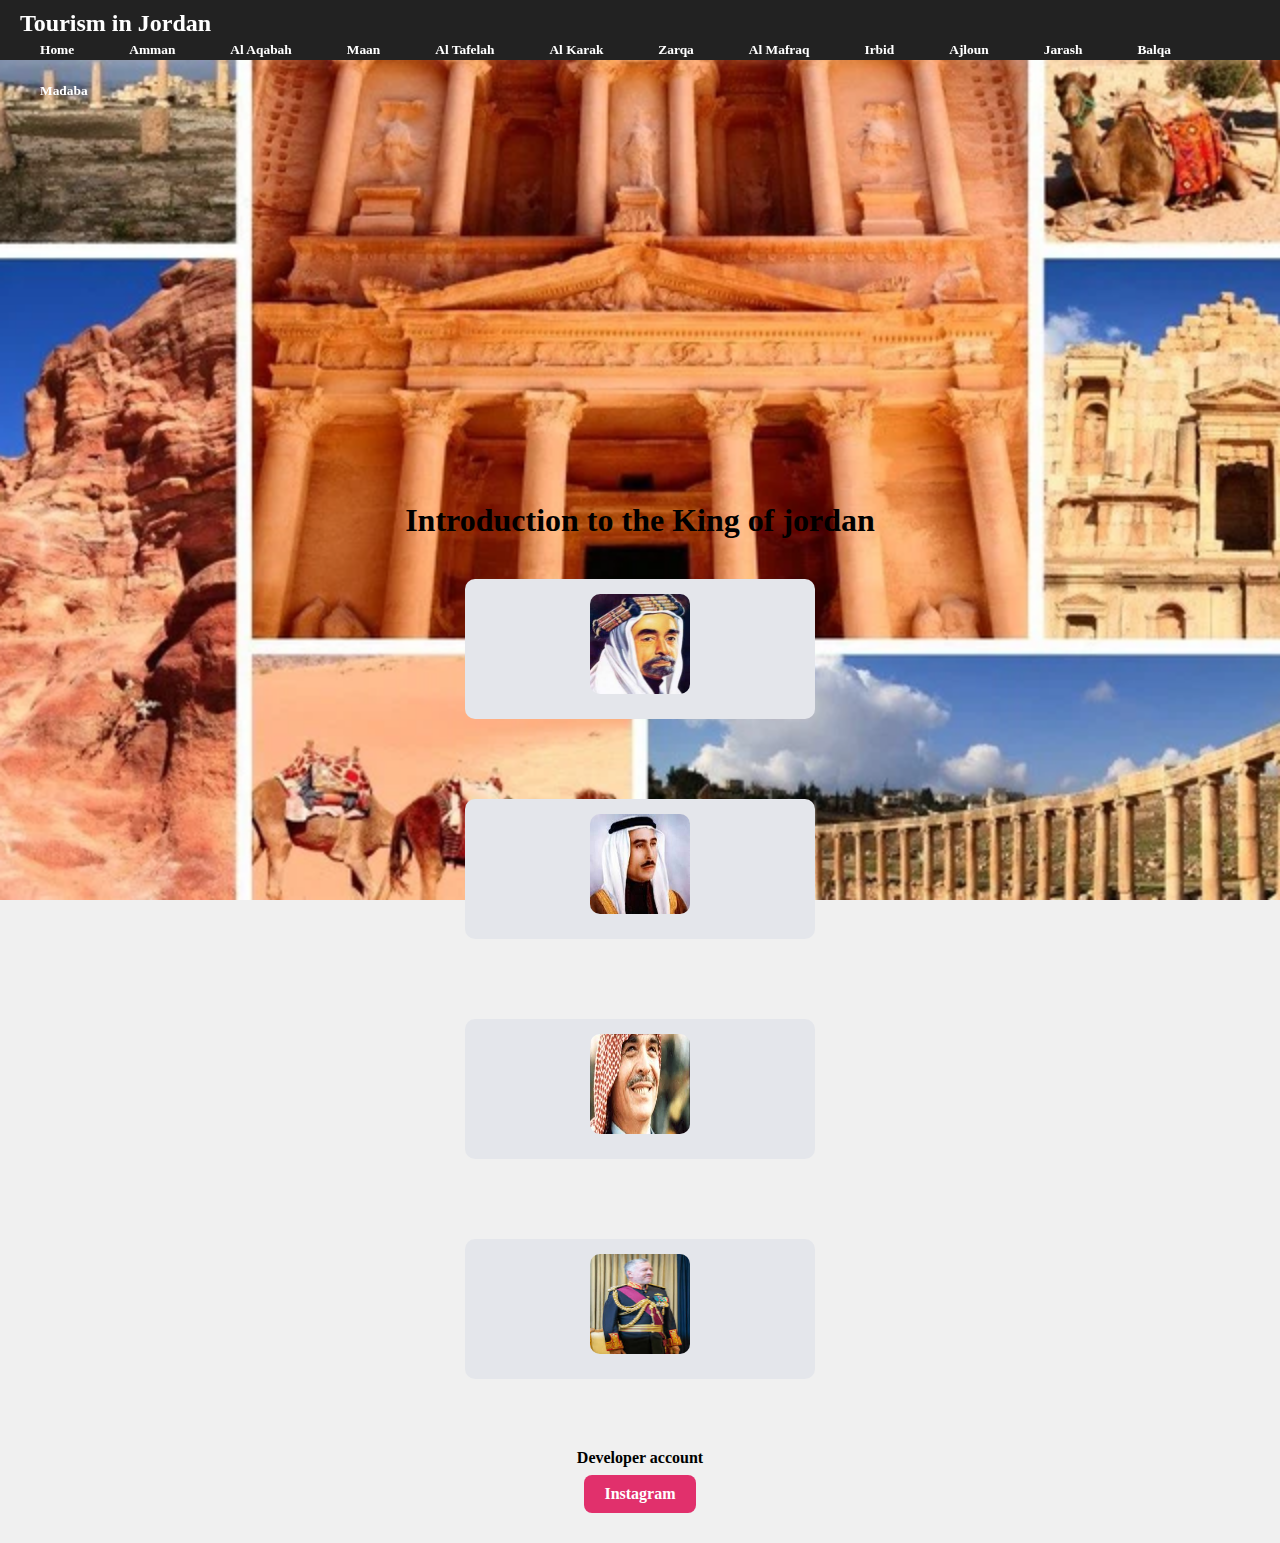
<file: index.html>
<!DOCTYPE html>
<html lang="en">
<head>
    <meta charset="UTF-8">
    <meta name="viewport" content="width=device-width, initial-scale=1.0">
    <title>Tourism in Jordan</title>
    <link rel="stylesheet" href="styles.css">
</head>
<body>
    <nav class="navbar">
        <div class="logo">Tourism in Jordan</div>
        <div class="menu-toggle" onclick="toggleMenu()">☰</div>
        <ul class="nav-links" id="navLinks">
          <li><a href="index.html"><h6>Home</h6></a></li>
            <li> <a href="amman.html"><h6>Amman</h6></a></li>
                <li><a href="alaqabah.html"><h6>Al Aqabah</h6></a></li>
                    <li>   <a href="maan.html"><h6>Maan</h6></a></li>
                        <li>    <a href="altaflah.html"><h6>Al Tafelah</h6></a></li>
                            <li>    <a href="alkarak.html"><h6>Al Karak</h6></a></li>
                                <li>   <a href="azzarqa.html"><h6>Zarqa</h6></a></li>
 <li>   <a href="almafraq.html"><h6>Al Mafraq</h6></a></li>
            <li>   <a href="irbad.html"><h6>Irbid</h6></a></li>
                <li>  <a href="ajloun.html"><h6>Ajloun</h6></a></li>
                    <li>  <a href="jarash.html"><h6>Jarash</h6></a></li>
                        <li>  <a href="balqa.html"><h6>Balqa</h6></a></li>
                        <li><a href="madaba.html"><h6 class="madaba">Madaba</h6></a></li>

        </ul>
      </nav>

    <h1 class="main" >Introduction to the Kings of Jordan</h1>

    <div class="buttons-container">

        <h1>Introduction to the King of jordan</h1>
        <button class="custom-btn" onclick="showText(this)">
            <img src="m1.jpg" alt="m1">
            <span class="btn-text">King Abdullah I - founder of the Hashemite Kingdom of Jordan
                After his success in defending Arab East Jerusalem and the West Bank during the Arab-Israeli War in 1948, King Abdullah began regularly attending Al-Aqsa Mosque in Jerusalem to perform Friday prayers. On July 20, 1951, he was martyred while performing Friday prayers there with his grandson Al-Hussein</span>
        </button>

        <button class="custom-btn" onclick="showText(this)">
            <img src="m2.jpg" alt="m2">
            <span class="btn-text">King Talal bin Abdullah, second king of Jordan</span>
        </button>

        <button class="custom-btn" onclick="showText(this)">
            <img src="m3.jpg" alt="m3">
            <span class="btn-text">Al-Hussein bin Talal completed his eighteen lunar years on May 2, 1953. He assumed his constitutional powers, inaugurating a new phase in the modern history of Jordan, which lasted forty-seven years (1952-1999) under the slogan that embodied his philosophy and approach to governance.</span>
        </button>

        <button class="custom-btn" onclick="showText(this)">
            <img src="m4.jpg" alt="m4">
            <span class="btn-text">His Majesty King Abdullah II bin Al Hussein, may God protect and protect him His Majesty assumed his constitutional powers as King of the Hashemite Kingdom of Jordan on February 7, 1999, the day of the death of his father, His Majesty King Hussein bin Talal, may God rest his soul.</span>
        </button>
    </div>
    <footer style="text-align: center; padding: 30px;">
        <div style="margin-bottom: 8px; font-weight: bold;">Developer account</div>
        <a href="https://www.instagram.com/khalefjaradat" target="_blank" 
           style="display: inline-block; background-color: #E1306C; color: white; padding: 10px 20px; border-radius: 8px; text-decoration: none; font-weight: bold;">
           Instagram        </a>
    </footer>
    
    <script>
     
            function toggleMenu() {
              document.getElementById("navLinks").classList.toggle("show");
            }
          
            function toggleMenu() {
              document.getElementById("navLinks").classList.toggle("show");
            }
          
        document.addEventListener("DOMContentLoaded", function () {
            const menuToggle = document.querySelector(".menu-toggle");
            const nav = document.querySelector("nav");

            menuToggle.addEventListener("click", function () {
                nav.classList.toggle("active");
            });
        });

        function showText(button) {
            button.classList.toggle("show-text");
        }
    </script>

</body>
</html>
</file>
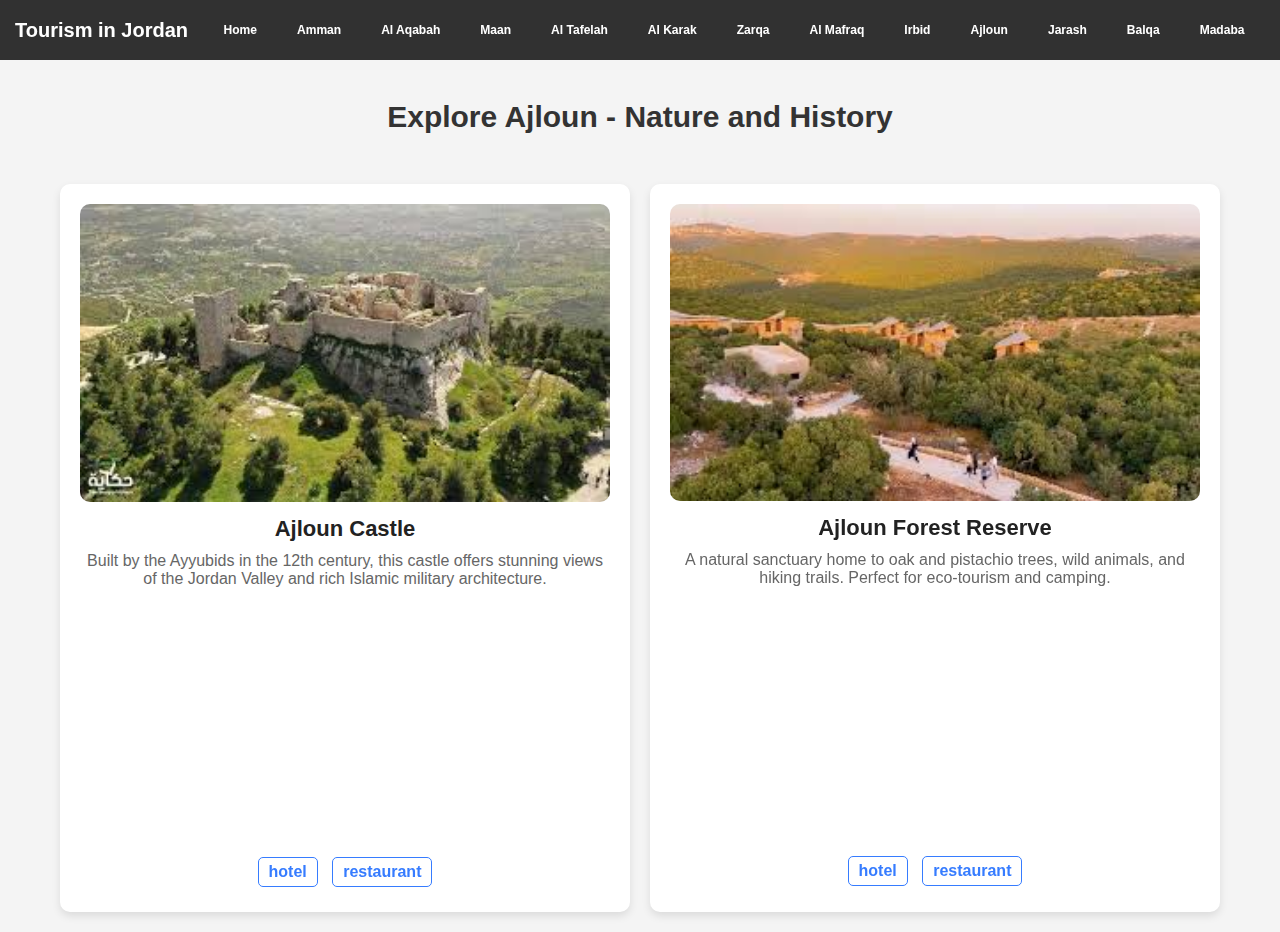
<file: ajloun.html>
<!DOCTYPE html>
<html lang="en">
<head>
    <meta charset="UTF-8">
    <meta name="viewport" content="width=device-width, initial-scale=1">
    <title>Ajloun - Jordan</title>
    <link rel="stylesheet" href="amman.css">
</head>
<body>
    <nav class="navbar">
        <div class="logo">Tourism in Jordan</div>
        <div class="menu-toggle" onclick="toggleMenu()">☰</div>
        <ul class="nav-links" id="navLinks">
          <li><a href="index.html"><h6>Home</h6></a></li>
            <li> <a href="amman.html"><h6>Amman</h6></a></li>
                <li><a href="alaqabah.html"><h6>Al Aqabah</h6></a></li>
                    <li>   <a href="maan.html"><h6>Maan</h6></a></li>
                        <li>    <a href="altaflah.html"><h6>Al Tafelah</h6></a></li>
                            <li>    <a href="alkarak.html"><h6>Al Karak</h6></a></li>
                                <li>   <a href="azzarqa.html"><h6>Zarqa</h6></a></li>
 <li>   <a href="almafraq.html"><h6>Al Mafraq</h6></a></li>
            <li>   <a href="irbad.html"><h6>Irbid</h6></a></li>
                <li>  <a href="ajloun.html"><h6>Ajloun</h6></a></li>
                    <li>  <a href="jarash.html"><h6>Jarash</h6></a></li>
                        <li>  <a href="balqa.html"><h6>Balqa</h6></a></li>
                        <li><a href="madaba.html"><h6 class="madaba">Madaba</h6></a></li>

        </ul>
      </nav>

    <h1 class="main-title">Explore Ajloun - Nature and History</h1>

    <div class="cards-container">

        <!-- قلعة عجلون -->
        <div class="card">
            <img src="aj.jpg" alt="Ajloun Castle">
            <h2>Ajloun Castle</h2>
            <p>Built by the Ayyubids in the 12th century, this castle offers stunning views of the Jordan Valley and rich Islamic military architecture.</p>
            <iframe src="https://www.google.com/maps/embed?pb=!1m18!1m12!1m3!1d3371.5027724528136!2d35.724874975644234!3d32.32520967385577!2m3!1f0!2f0!3f0!3m2!1i1024!2i768!4f13.1!3m3!1m2!1s0x151c8888296393d7%3A0xad15bd4bdbfa4a2c!2sAjloun%20Castle!5e0!3m2!1sen!2sjo!4v1747943800137!5m2!1sen!2sjo" width="100%" height="250" style="border:0;" allowfullscreen="" loading="lazy" referrerpolicy="no-referrer-when-downgrade"></iframe>            <div class="links">
                <a href="https://maps.app.goo.gl/GZJm8p9jNu9N1NBFA" target="_blank">hotel</a>
                <a href="https://maps.app.goo.gl/w2Zpga2mGBunEJpP6" target="_blank">restaurant</a>
            </div>
        </div>

        <!-- غابات عجلون -->
        <div class="card">
            <img src="ga.jpg" alt="Ajloun Forest Reserve">
            <h2>Ajloun Forest Reserve</h2>
            <p>A natural sanctuary home to oak and pistachio trees, wild animals, and hiking trails. Perfect for eco-tourism and camping.</p>
            <iframe src="https://www.google.com/maps/embed?pb=!1m18!1m12!1m3!1d3369.455247219511!2d35.76122227564639!3d32.380156173832034!2m3!1f0!2f0!3f0!3m2!1i1024!2i768!4f13.1!3m3!1m2!1s0x151c7d17cb36d133%3A0x53bba70d2502bf6e!2z2YXYrdmF2YrYqSDYutin2KjYp9iqINi52KzZhNmI2YY!5e0!3m2!1sen!2sjo!4v1747944154416!5m2!1sen!2sjo" width="100%" height="250" style="border:0;" allowfullscreen="" loading="lazy" referrerpolicy="no-referrer-when-downgrade"></iframe>            <div class="links">
                <a href="https://maps.app.goo.gl/FmMwGGLbm1usJvaA8" target="_blank">hotel</a>
                <a href="https://maps.app.goo.gl/y5em1RWui5v7tzvHA" target="_blank">restaurant</a>
            </div>
        </div>

    </div>

    <script>
        document.addEventListener("DOMContentLoaded", function () {
            const menuToggle = document.querySelector(".menu-toggle");
            const nav = document.querySelector("nav");
            menuToggle?.addEventListener("click", function () {
                nav.classList.toggle("active");
            });
        });
        function toggleMenu() {
            document.getElementById("navLinks").classList.toggle("show");
          }
        
          function toggleMenu() {
            document.getElementById("navLinks").classList.toggle("show");
          }
        
      document.addEventListener("DOMContentLoaded", function () {
          const menuToggle = document.querySelector(".menu-toggle");
          const nav = document.querySelector("nav");

          menuToggle.addEventListener("click", function () {
              nav.classList.toggle("active");
          });
      });

      function showText(button) {
          button.classList.toggle("show-text");
      }

      function toggleMenu() {
        const navLinks = document.getElementById("navLinks");
        navLinks.classList.toggle("active");
      }
    </script>
    


</body>
</html>
</file>
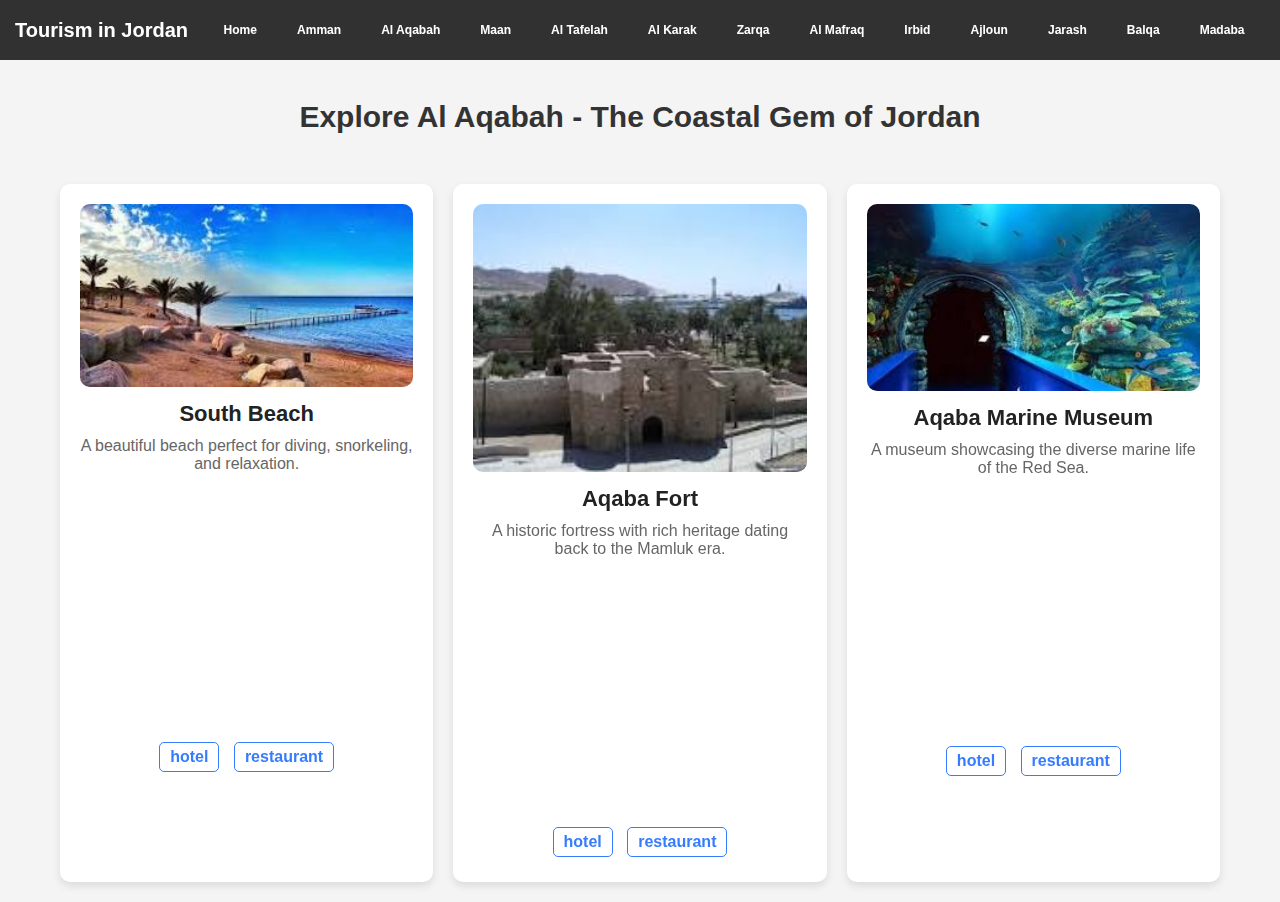
<file: alaqabah.html>
<!DOCTYPE html>
<html lang="en">
<head>
    <meta charset="UTF-8">
    <meta name="viewport" content="width=device-width, initial-scale=1">
    <title>Al Aqabah - Jordan</title>
    <link rel="stylesheet" href="amman.css">
</head>
<body>
    <nav class="navbar">
        <div class="logo">Tourism in Jordan</div>
        <div class="menu-toggle" onclick="toggleMenu()">☰</div>
        <ul class="nav-links" id="navLinks">
          <li><a href="index.html"><h6>Home</h6></a></li>
            <li> <a href="amman.html"><h6>Amman</h6></a></li>
                <li><a href="alaqabah.html"><h6>Al Aqabah</h6></a></li>
                    <li>   <a href="maan.html"><h6>Maan</h6></a></li>
                        <li>    <a href="altaflah.html"><h6>Al Tafelah</h6></a></li>
                            <li>    <a href="alkarak.html"><h6>Al Karak</h6></a></li>
                                <li>   <a href="azzarqa.html"><h6>Zarqa</h6></a></li>
 <li>   <a href="almafraq.html"><h6>Al Mafraq</h6></a></li>
            <li>   <a href="irbad.html"><h6>Irbid</h6></a></li>
                <li>  <a href="ajloun.html"><h6>Ajloun</h6></a></li>
                    <li>  <a href="jarash.html"><h6>Jarash</h6></a></li>
                        <li>  <a href="balqa.html"><h6>Balqa</h6></a></li>
                        <li><a href="madaba.html"><h6 class="madaba">Madaba</h6></a></li>
                    </ul>
      </nav>

    <h1 class="main-title">Explore Al Aqabah - The Coastal Gem of Jordan</h1>

    <div class="cards-container">
        <!-- شاطئ العقبة الجنوبي -->
        <div class="card">
            <img src="south.jpg" alt="South Beach">
            <h2>South Beach</h2>
            <p>A beautiful beach perfect for diving, snorkeling, and relaxation.</p>
            <iframe src="https://www.google.com/maps/embed?pb=!1m18!1m12!1m3!1d27801.318653169503!2d35.009888889160166!3d29.423978499999997!2m3!1f0!2f0!3f0!3m2!1i1024!2i768!4f13.1!3m3!1m2!1s0x1500768ca74e067d%3A0xea7fe823cd29ef64!2z2KfZhNi02KfYt9imINin2YTYrNmG2YjYqNmK!5e0!3m2!1sar!2sjo!4v1739983848306!5m2!1sar!2sjo" width="100%" height="250" style="border:0;" allowfullscreen="" loading="lazy" referrerpolicy="no-referrer-when-downgrade"></iframe>
            <div class="links">
                <a href="https://maps.app.goo.gl/w9kyPc8qGgamFoGU6" target="_blank">hotel</a>
                <a href="https://maps.app.goo.gl/dHfSAMUCZZzPD9pC7" target="_blank">restaurant</a>
            </div>
        </div>

        <!-- قلعة العقبة -->
        <div class="card">
            <img src="fort.jpg" alt="Aqaba Fort">
            <h2>Aqaba Fort</h2>
            <p>A historic fortress with rich heritage dating back to the Mamluk era.</p>
            <iframe src="https://www.google.com/maps/embed?pb=!1m18!1m12!1m3!1d3471.8162910028727!2d35.004620025390324!3d29.52171354314992!2m3!1f0!2f0!3f0!3m2!1i1024!2i768!4f13.1!3m3!1m2!1s0x15007112b6ff3b31%3A0x567d96567da954a3!2z2YLZhNi52Kkg2KfZhNi52YLYqNip!5e0!3m2!1sar!2sjo!4v1739984231517!5m2!1sar!2sjo" width="100%" height="250" style="border:0;" allowfullscreen="" loading="lazy" referrerpolicy="no-referrer-when-downgrade"></iframe>
            <div class="links">
                <a href="https://maps.app.goo.gl/BAy738rRoBnb9CUP6" target="_blank">hotel</a>
                <a href="https://maps.app.goo.gl/ASrpjamacnzkqC7w7" target="_blank">restaurant</a>
            </div>
        </div>

       <!-- متحف الأحياء البحرية -->
<div class="card">
    <img src="marine.jpg" alt="Aqaba Marine Museum">
    <h2>Aqaba Marine Museum</h2>
    <p>A museum showcasing the diverse marine life of the Red Sea.</p>
    <iframe src="https://www.google.com/maps/embed?pb=!1m18!1m12!1m3!1d3473.99211084913!2d34.97893778255615!3d29.458240699999998!2m3!1f0!2f0!3f0!3m2!1i1024!2i768!4f13.1!3m3!1m2!1s0x150076c11584575f%3A0x312cc8ffc6b9f2ee!2zQXFhYmEgQXF1YXJpdW0g2YXYudix2LYg2KfZhNij2K3Zitin2KEg2KfZhNio2K3YsdmK2Kk!5e0!3m2!1sar!2sjo!4v1739985112837!5m2!1sar!2sjo" width="100%" height="250" style="border:0;" allowfullscreen="" loading="lazy" referrerpolicy="no-referrer-when-downgrade"></iframe>
    <div class="links">
        <a href="https://maps.app.goo.gl/th1a4ADtJk6DRDsaA" target="_blank">hotel</a>
        <a href="https://maps.app.goo.gl/yfEsnsDQs2i2CdiRA" target="_blank">restaurant</a>
    </div>
</div>


        
    
<script>
    document.addEventListener("DOMContentLoaded", function () {
        const menuToggle = document.querySelector(".menu-toggle");
        const nav = document.querySelector("nav");
        menuToggle?.addEventListener("click", function () {
            nav.classList.toggle("active");
        });
    });
    function toggleMenu() {
        document.getElementById("navLinks").classList.toggle("show");
      }
    
      function toggleMenu() {
        document.getElementById("navLinks").classList.toggle("show");
      }
    
  document.addEventListener("DOMContentLoaded", function () {
      const menuToggle = document.querySelector(".menu-toggle");
      const nav = document.querySelector("nav");

      menuToggle.addEventListener("click", function () {
          nav.classList.toggle("active");
      });
  });

  function showText(button) {
      button.classList.toggle("show-text");
  }
  
  function toggleMenu() {
    const navLinks = document.getElementById("navLinks");
    navLinks.classList.toggle("active");
  }
</script>


</body>
</html>
</file>
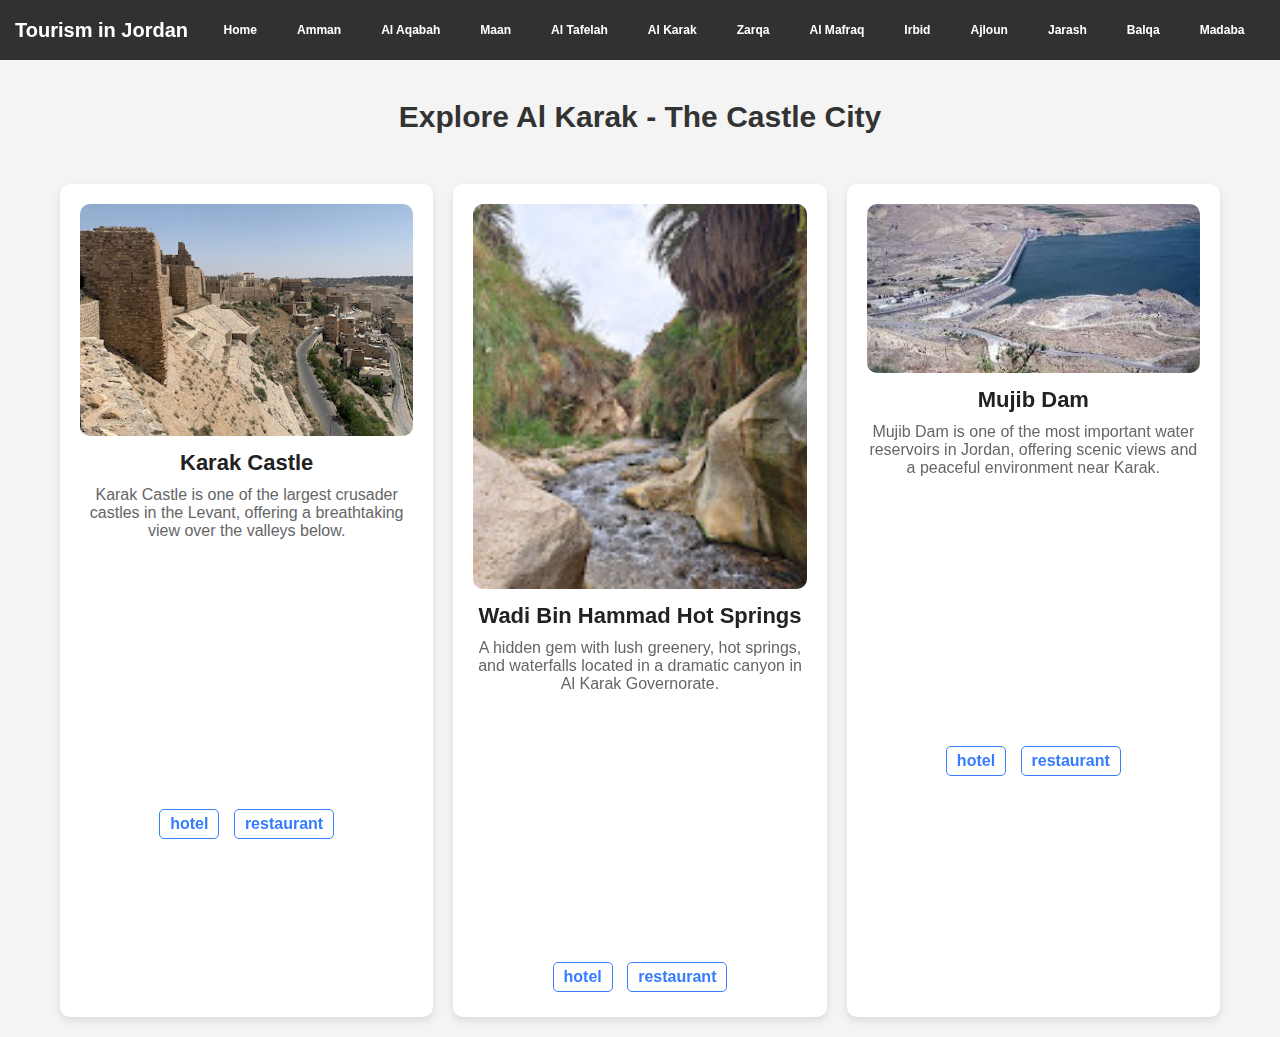
<file: alkarak.html>
<!DOCTYPE html>
<html lang="en">
<head>
    <meta charset="UTF-8">
    <meta name="viewport" content="width=device-width, initial-scale=1">
    <title>Al Karak - Jordan</title>
    <link rel="stylesheet" href="amman.css">
</head>
<body>

    <nav class="navbar">
        <div class="logo">Tourism in Jordan</div>
        <div class="menu-toggle" onclick="toggleMenu()">☰</div>
        <ul class="nav-links" id="navLinks">
          <li><a href="index.html"><h6>Home</h6></a></li>
            <li> <a href="amman.html"><h6>Amman</h6></a></li>
                <li><a href="alaqabah.html"><h6>Al Aqabah</h6></a></li>
                    <li>   <a href="maan.html"><h6>Maan</h6></a></li>
                        <li>    <a href="altaflah.html"><h6>Al Tafelah</h6></a></li>
                            <li>    <a href="alkarak.html"><h6>Al Karak</h6></a></li>
                                <li>   <a href="azzarqa.html"><h6>Zarqa</h6></a></li>
 <li>   <a href="almafraq.html"><h6>Al Mafraq</h6></a></li>
            <li>   <a href="irbad.html"><h6>Irbid</h6></a></li>
                <li>  <a href="ajloun.html"><h6>Ajloun</h6></a></li>
                    <li>  <a href="jarash.html"><h6>Jarash</h6></a></li>
                        <li>  <a href="balqa.html"><h6>Balqa</h6></a></li>
                        <li><a href="madaba.html"><h6 class="madaba">Madaba</h6></a></li>
                    </ul>
      </nav>
    <h1 class="main-title">Explore Al Karak - The Castle City</h1>

    <div class="cards-container">

        <!-- قلعة الكرك -->
        <div class="card">
            <img src="ccc.jpg" alt="Karak Castle">
            <h2>Karak Castle</h2>
            <p>Karak Castle is one of the largest crusader castles in the Levant, offering a breathtaking view over the valleys below.</p>
            <iframe src="https://www.google.com/maps/embed?pb=!1m18!1m12!1m3!1d3405.8190610935264!2d35.70187917519476!3d31.1800566659128!2m3!1f0!2f0!3f0!3m2!1i1024!2i768!4f13.1!3m3!1m2!1s0x15034046df89c0e1%3A0x67456d4cf3328f8!2z2YXYr9in2YUg2KfZhNmF2LnZhNin2YQ!5e0!3m2!1sar!2sjo!4v1716111425461!5m2!1sar!2sjo" width="100%" height="250" style="border:0;" allowfullscreen="" loading="lazy"></iframe>
            <div class="links">
                <a href="https://maps.app.goo.gl/33S4fjd3EE2tuGnNA" target="_blank">hotel</a>
                <a href="https://maps.app.goo.gl/znmQQaSBMbcMWXw88" target="_blank">restaurant</a>
            </div>
        </div>

        <!-- حمامات وادي بن حماد -->
        <div class="card">
            <img src="hmad.jpg" alt="Wadi Bin Hammad">
            <h2>Wadi Bin Hammad Hot Springs</h2>
            <p>A hidden gem with lush greenery, hot springs, and waterfalls located in a dramatic canyon in Al Karak Governorate.</p>
            <iframe src="https://www.google.com/maps/embed?pb=!1m18!1m12!1m3!1d3409.1197625069326!2d35.62795232553489!3d31.300434857977294!2m3!1f0!2f0!3f0!3m2!1i1024!2i768!4f13.1!3m3!1m2!1s0x15036d93f9647735%3A0x4e6408f6825384ae!2sWadi%20Bin%20Hammad!5e0!3m2!1sar!2sjo!4v1747937868587!5m2!1sar!2sjo" width="100%" height="250" style="border:0;" allowfullscreen="" loading="lazy" referrerpolicy="no-referrer-when-downgrade"></iframe>
            <div class="links">
                <a href="https://maps.app.goo.gl/33S4fjd3EE2tuGnNA" target="_blank">hotel</a>
                <a href="https://maps.app.goo.gl/H3e1AhmyW92sa9Na7" target="_blank">restaurant</a>
            </div>
        </div>

        <!-- سد الموجب -->
        <div class="card">
            <img src="mojb.jpg" alt="Mujib Dam">
            <h2>Mujib Dam</h2>
            <p>Mujib Dam is one of the most important water reservoirs in Jordan, offering scenic views and a peaceful environment near Karak.</p>
            <iframe src="https://www.google.com/maps/embed?pb=!1m18!1m12!1m3!1d27234.864960054172!2d35.82610005000001!3d31.43180650000001!2m3!1f0!2f0!3f0!3m2!1i1024!2i768!4f13.1!3m3!1m2!1s0x15035c2428e110f7%3A0xf3cf41657525c9f5!2z2LPYryDYp9mE2YXZiNis2Kg!5e0!3m2!1sar!2sjo!4v1747938081276!5m2!1sar!2sjo" width="100%" height="250" style="border:0;" allowfullscreen="" loading="lazy" referrerpolicy="no-referrer-when-downgrade"></iframe>
            <div class="links">
                <a href="https://maps.app.goo.gl/33S4fjd3EE2tuGnNA" target="_blank">hotel</a>
                <a href="https://maps.app.goo.gl/SJxeDFELsxmdui646" target="_blank">restaurant</a>
            </div>
        </div>

    </div>

    <script>
        document.addEventListener("DOMContentLoaded", function () {
            const menuToggle = document.querySelector(".menu-toggle");
            const nav = document.querySelector("nav");
            menuToggle?.addEventListener("click", function () {
                nav.classList.toggle("active");
            });
        });
        function toggleMenu() {
            document.getElementById("navLinks").classList.toggle("show");
          }
        
          function toggleMenu() {
            document.getElementById("navLinks").classList.toggle("show");
          }
        
      document.addEventListener("DOMContentLoaded", function () {
          const menuToggle = document.querySelector(".menu-toggle");
          const nav = document.querySelector("nav");

          menuToggle.addEventListener("click", function () {
              nav.classList.toggle("active");
          });
      });

      function showText(button) {
          button.classList.toggle("show-text");
      }
      
      function toggleMenu() {
        const navLinks = document.getElementById("navLinks");
        navLinks.classList.toggle("active");
      }
  </script>


</body>
</html>
</file>
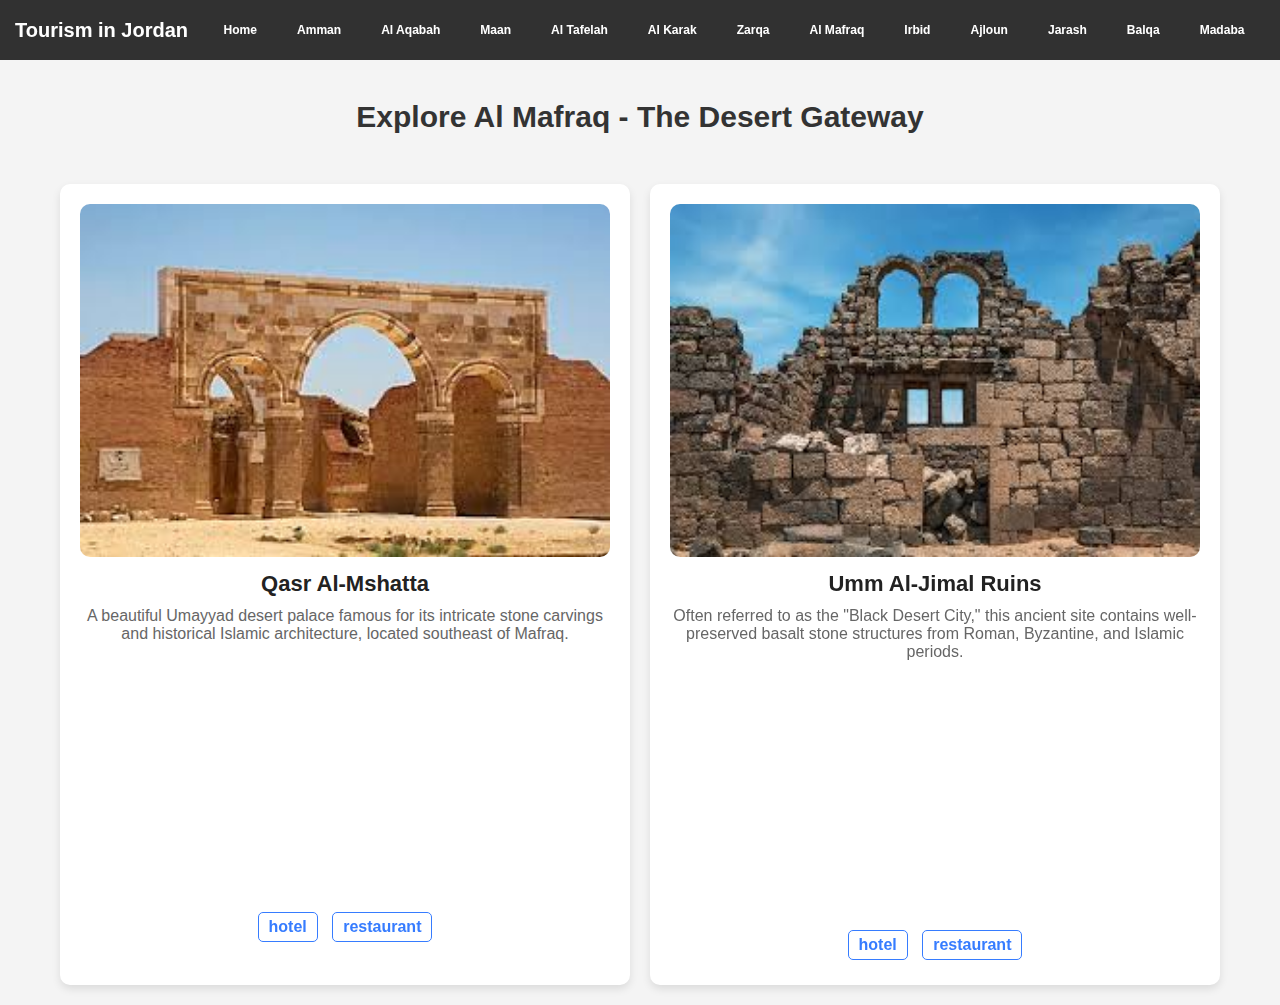
<file: almafraq.html>
<!DOCTYPE html>
<html lang="en">
<head>
    <meta charset="UTF-8">
    <meta name="viewport" content="width=device-width, initial-scale=1">
    <title>Al Mafraq - Jordan</title>
    <link rel="stylesheet" href="amman.css">
</head>
<body>
    <nav class="navbar">
        <div class="logo">Tourism in Jordan</div>
        <div class="menu-toggle" onclick="toggleMenu()">☰</div>
        <ul class="nav-links" id="navLinks">
          <li><a href="index.html"><h6>Home</h6></a></li>
            <li> <a href="amman.html"><h6>Amman</h6></a></li>
                <li><a href="alaqabah.html"><h6>Al Aqabah</h6></a></li>
                    <li>   <a href="maan.html"><h6>Maan</h6></a></li>
                        <li>    <a href="altaflah.html"><h6>Al Tafelah</h6></a></li>
                            <li>    <a href="alkarak.html"><h6>Al Karak</h6></a></li>
                                <li>   <a href="azzarqa.html"><h6>Zarqa</h6></a></li>
 <li>   <a href="almafraq.html"><h6>Al Mafraq</h6></a></li>
            <li>   <a href="irbad.html"><h6>Irbid</h6></a></li>
                <li>  <a href="ajloun.html"><h6>Ajloun</h6></a></li>
                    <li>  <a href="jarash.html"><h6>Jarash</h6></a></li>
                        <li>  <a href="balqa.html"><h6>Balqa</h6></a></li>
                        <li><a href="madaba.html"><h6 class="madaba">Madaba</h6></a></li>

        </ul>
      </nav>
    <h1 class="main-title">Explore Al Mafraq - The Desert Gateway</h1>

    <div class="cards-container">

        <!-- قصر المشتى -->
        <div class="card">
            <img src="msh.jpg" alt="Qasr Al-Mshatta">
            <h2>Qasr Al-Mshatta</h2>
            <p>A beautiful Umayyad desert palace famous for its intricate stone carvings and historical Islamic architecture, located southeast of Mafraq.</p>
            <iframe src="https://www.google.com/maps/embed?pb=!1m18!1m12!1m3!1d3393.177900044737!2d36.00783797562041!3d31.73834477411498!2m3!1f0!2f0!3f0!3m2!1i1024!2i768!4f13.1!3m3!1m2!1s0x151b5149cb8e1fbd%3A0x8102e4c7ae080ea8!2sQasr%20AlMushatta!5e0!3m2!1sen!2sjo!4v1747942239406!5m2!1sen!2sjo" width="100%" height="250" style="border:0;" allowfullscreen="" loading="lazy" referrerpolicy="no-referrer-when-downgrade"></iframe>            <div class="links">
                <a href="https://maps.app.goo.gl/Nn7nwZ4KjGytWXNx5" target="_blank">hotel</a>
                <a href="https://maps.app.goo.gl/ixz62BkDADz8VaUh7" target="_blank">restaurant</a>
            </div>
        </div>

        <!-- قرية أم الجمال الأثرية -->
        <div class="card">
            <img src="om.jpg" alt="Umm Al-Jimal Ruins">
            <h2>Umm Al-Jimal Ruins</h2>
            <p>Often referred to as the "Black Desert City," this ancient site contains well-preserved basalt stone structures from Roman, Byzantine, and Islamic periods.</p>
            <iframe src="https://www.google.com/maps/embed?pb=!1m18!1m12!1m3!1d26970.01450766722!2d36.34021229782212!3d32.33194877654636!2m3!1f0!2f0!3f0!3m2!1i1024!2i768!4f13.1!3m3!1m2!1s0x151b9f31cc3b3ca7%3A0xa7cf53f45248e5!2sUmm%20el-Jimal!5e0!3m2!1sen!2sjo!4v1747942546837!5m2!1sen!2sjo" width="100%" height="250" style="border:0;" allowfullscreen="" loading="lazy" referrerpolicy="no-referrer-when-downgrade"></iframe>            <div class="links">
                <a href="https://maps.app.goo.gl/2CpFBwj1zAJ9ZgJEA" target="_blank">hotel</a>
                <a href="https://maps.app.goo.gl/3WAxouJxjFHWTQiK6" target="_blank">restaurant</a>
            </div>
        </div>

    </div>

    <script>
        document.addEventListener("DOMContentLoaded", function () {
            const menuToggle = document.querySelector(".menu-toggle");
            const nav = document.querySelector("nav");
            menuToggle?.addEventListener("click", function () {
                nav.classList.toggle("active");
            });
        });
        function toggleMenu() {
            document.getElementById("navLinks").classList.toggle("show");
          }
        
          function toggleMenu() {
            document.getElementById("navLinks").classList.toggle("show");
          }
        
      document.addEventListener("DOMContentLoaded", function () {
          const menuToggle = document.querySelector(".menu-toggle");
          const nav = document.querySelector("nav");

          menuToggle.addEventListener("click", function () {
              nav.classList.toggle("active");
          });
      });

      function showText(button) {
          button.classList.toggle("show-text");
      }
  
        function toggleMenu() {
          const navLinks = document.getElementById("navLinks");
          navLinks.classList.toggle("active");
        }
    
      
    </script>

</body>
</html>
</file>
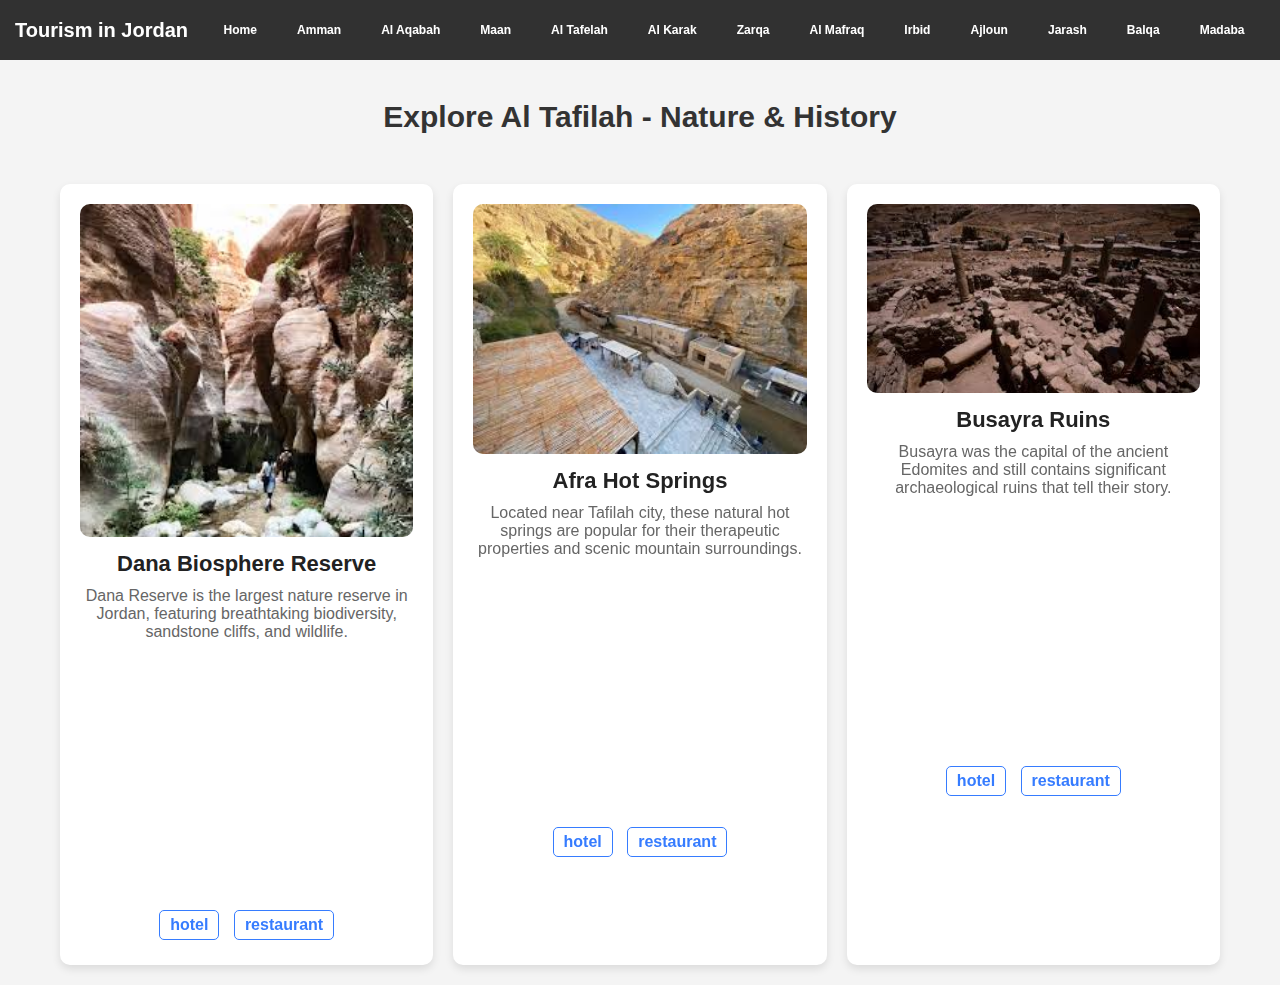
<file: altaflah.html>
<!DOCTYPE html>
<html lang="en">
<head>
    <meta charset="UTF-8">
    <meta name="viewport" content="width=device-width, initial-scale=1">
    <title>Al Tafilah - Jordan</title>
    <link rel="stylesheet" href="amman.css">
</head>
<body>
    <nav class="navbar">
        <div class="logo">Tourism in Jordan</div>
        <div class="menu-toggle" onclick="toggleMenu()">☰</div>
        <ul class="nav-links" id="navLinks">
          <li><a href="index.html"><h6>Home</h6></a></li>
            <li> <a href="amman.html"><h6>Amman</h6></a></li>
                <li><a href="alaqabah.html"><h6>Al Aqabah</h6></a></li>
                    <li>   <a href="maan.html"><h6>Maan</h6></a></li>
                        <li>    <a href="altaflah.html"><h6>Al Tafelah</h6></a></li>
                            <li>    <a href="alkarak.html"><h6>Al Karak</h6></a></li>
                                <li>   <a href="azzarqa.html"><h6>Zarqa</h6></a></li>
 <li>   <a href="almafraq.html"><h6>Al Mafraq</h6></a></li>
            <li>   <a href="irbad.html"><h6>Irbid</h6></a></li>
                <li>  <a href="ajloun.html"><h6>Ajloun</h6></a></li>
                    <li>  <a href="jarash.html"><h6>Jarash</h6></a></li>
                        <li>  <a href="balqa.html"><h6>Balqa</h6></a></li>
                        <li><a href="madaba.html"><h6 class="madaba">Madaba</h6></a></li>
                    </ul>
      </nav>
    <h1 class="main-title">Explore Al Tafilah - Nature & History</h1>

    <div class="cards-container">
        <!-- Dana Biosphere Reserve -->
        <div class="card">
            <img src="dana.jpg" alt="Dana Biosphere Reserve">
            <h2>Dana Biosphere Reserve</h2>
            <p>Dana Reserve is the largest nature reserve in Jordan, featuring breathtaking biodiversity, sandstone cliffs, and wildlife.</p>
            <iframe src="https://www.google.com/maps/embed?pb=!1m18!1m12!1m3!1d3361.5602264703495!2d35.61032987534445!3d30.67931048814924!2m3!1f0!2f0!3f0!3m2!1i1024!2i768!4f13.1!3m3!1m2!1s0x1503972053b56d1d%3A0xf33aeff1fbc893d2!2sDana%20Biosphere%20Reserve!5e0!3m2!1sen!2sjo!4v1685712345678!5m2!1sen!2sjo" width="100%" height="250" style="border:0;" allowfullscreen="" loading="lazy"></iframe>
            <div class="links">
                <a href="https://maps.app.goo.gl/8ZVsRokgvh4sEVyPA" target="_blank">hotel</a>
                <a href="https://maps.app.goo.gl/87SGXPaFjTUBPh4N7" target="_blank">restaurant</a>
            </div>
        </div>

        <!-- Afra Hot Springs -->
        <div class="card">
            <img src="afra.jpg" alt="Afra Hot Springs">
            <h2>Afra Hot Springs</h2>
            <p>Located near Tafilah city, these natural hot springs are popular for their therapeutic properties and scenic mountain surroundings.</p>
            <iframe src="https://www.google.com/maps/embed?pb=!1m18!1m12!1m3!1d3361.786969632934!2d35.61387267534411!3d30.673572188191075!2m3!1f0!2f0!3f0!3m2!1i1024!2i768!4f13.1!3m3!1m2!1s0x1503981ff9cbeccf%3A0xb8d1d6c328a6e1fd!2sAfra%20Hot%20Springs!5e0!3m2!1sen!2sjo!4v1685712345679!5m2!1sen!2sjo" width="100%" height="250" style="border:0;" allowfullscreen="" loading="lazy"></iframe>
            <div class="links">
                <a href="https://maps.app.goo.gl/yRthjkSYCgTaC1bMA" target="_blank">hotel</a>
                <a href="https://maps.app.goo.gl/Mc2t5NRr1E2sWYAw6" target="_blank">restaurant</a>
            </div>
        </div>

        <!-- Busayra Ruins -->
        <div class="card">
            <img src="busayra.jpg" alt="Busayra Ruins">
            <h2>Busayra Ruins</h2>
            <p>Busayra was the capital of the ancient Edomites and still contains significant archaeological ruins that tell their story.</p>
            <iframe src="https://www.google.com/maps/embed?pb=!1m18!1m12!1m3!1d9330.60902460497!2d35.60589174491726!3d30.744903891625526!2m3!1f0!2f0!3f0!3m2!1i1024!2i768!4f13.1!3m3!1m2!1s0x1503eba53315140b%3A0x433fdba692e3ffa1!2sBusayra%20(Bozrah)!5e0!3m2!1sar!2sjo!4v1747939804811!5m2!1sar!2sjo" width="100%" height="250" style="border:0;" allowfullscreen="" loading="lazy" referrerpolicy="no-referrer-when-downgrade"></iframe>
            <div class="links">
                <a href="https://maps.app.goo.gl/PtRgUU5aQaRo855T7" target="_blank">hotel</a>
                <a href="https://maps.app.goo.gl/M7gb2FiZskcF1mba7" target="_blank">restaurant</a>
            </div>
        </div>

        
    <script>
        document.addEventListener("DOMContentLoaded", function () {
            const menuToggle = document.querySelector(".menu-toggle");
            const nav = document.querySelector("nav");
            menuToggle?.addEventListener("click", function () {
                nav.classList.toggle("active");
            });
        });
        function toggleMenu() {
            document.getElementById("navLinks").classList.toggle("show");
          }
        
          function toggleMenu() {
            document.getElementById("navLinks").classList.toggle("show");
          }
        
      document.addEventListener("DOMContentLoaded", function () {
          const menuToggle = document.querySelector(".menu-toggle");
          const nav = document.querySelector("nav");

          menuToggle.addEventListener("click", function () {
              nav.classList.toggle("active");
          });
      });

      function showText(button) {
          button.classList.toggle("show-text");
      }
      
      function toggleMenu() {
        const navLinks = document.getElementById("navLinks");
        navLinks.classList.toggle("active");
      }
  </script>


</body>
</html>
</file>
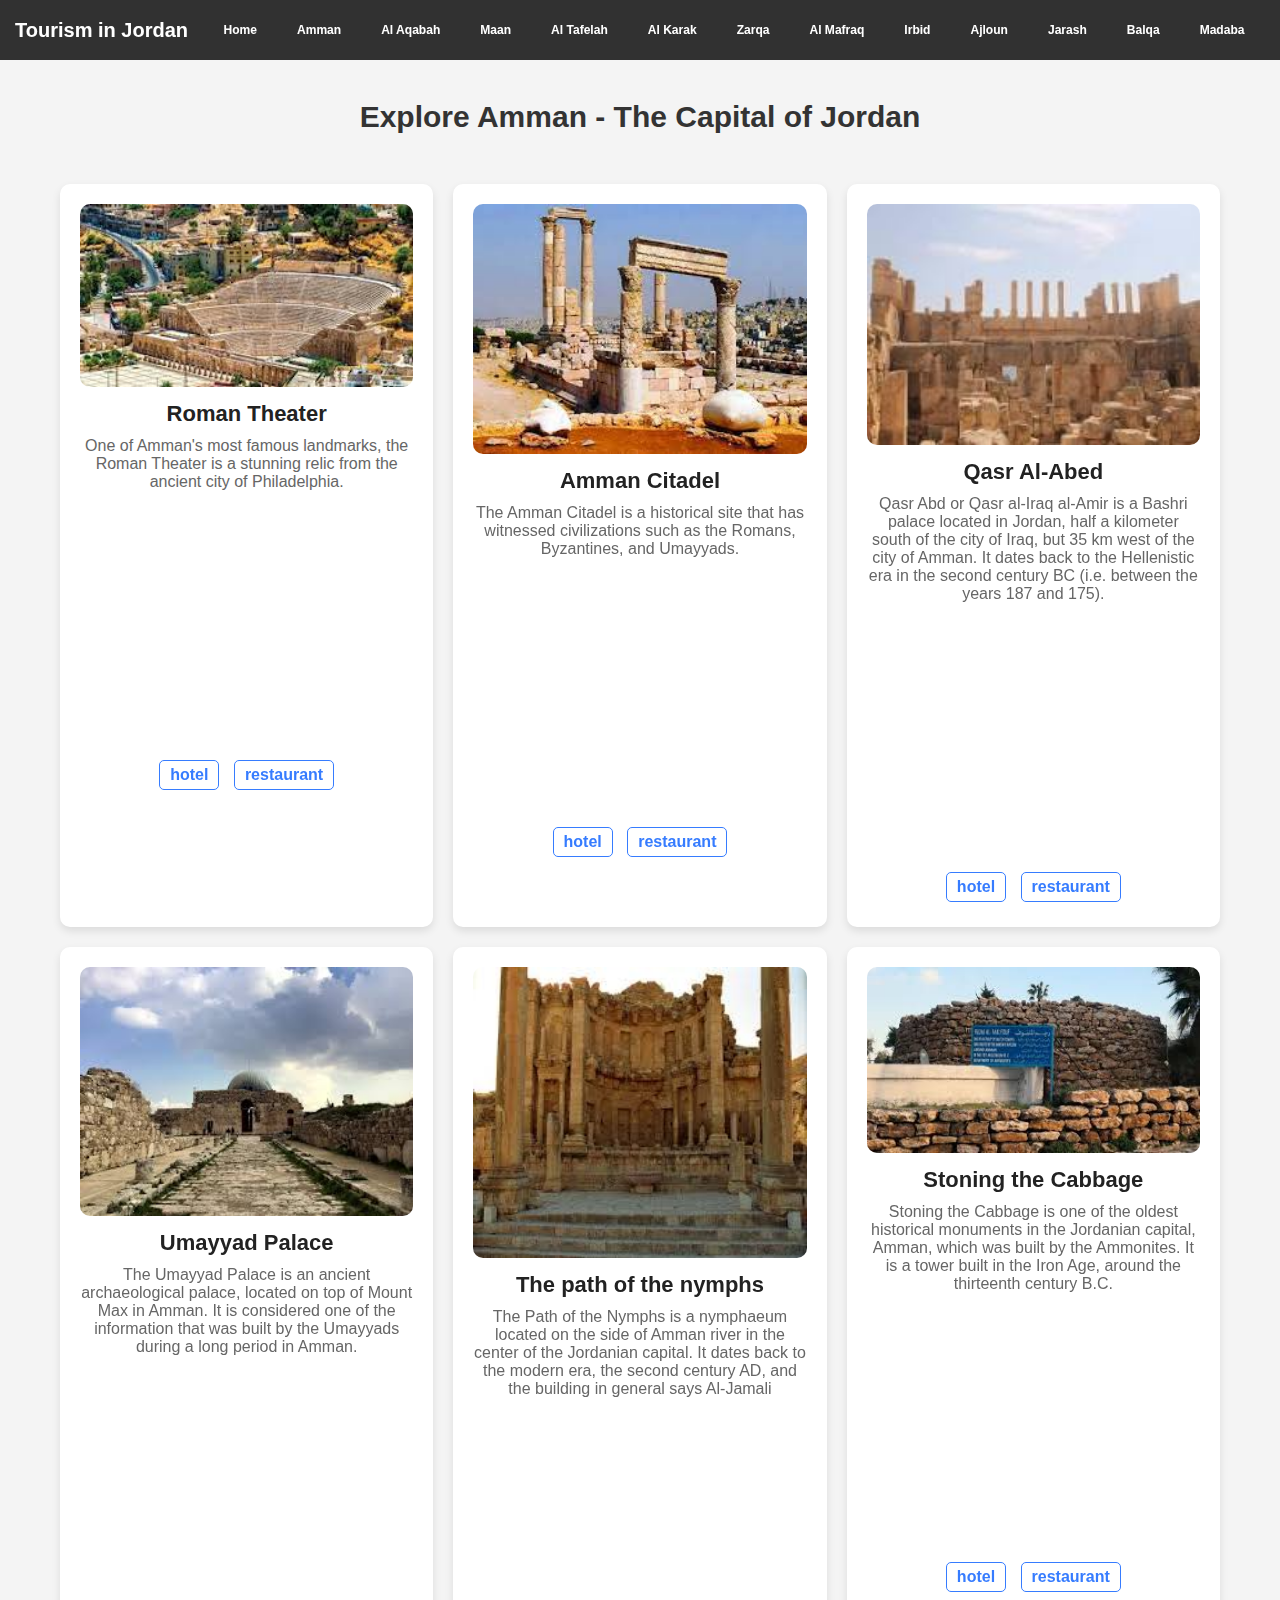
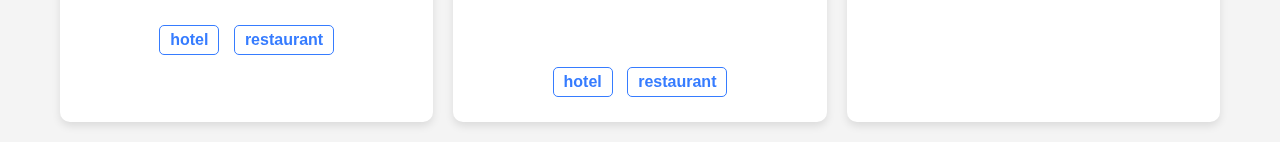
<file: amman.html>
<!DOCTYPE html>
<html lang="en">
<head>
    <meta charset="UTF-8">
    <meta name="viewport" content="width=device-width, initial-scale=1">
    <title>Amman - Jordan</title>
    <link rel="stylesheet" href="amman.css">
</head>
<body>

    <nav class="navbar">
        <div class="logo">Tourism in Jordan</div>
        <div class="menu-toggle" onclick="toggleMenu()">☰</div>
        <ul class="nav-links" id="navLinks">
          <li><a href="index.html"><h6>Home</h6></a></li>
            <li> <a href="amman.html"><h6>Amman</h6></a></li>
                <li><a href="alaqabah.html"><h6>Al Aqabah</h6></a></li>
                    <li>   <a href="maan.html"><h6>Maan</h6></a></li>
                        <li>    <a href="altaflah.html"><h6>Al Tafelah</h6></a></li>
                            <li>    <a href="alkarak.html"><h6>Al Karak</h6></a></li>
                                <li>   <a href="azzarqa.html"><h6>Zarqa</h6></a></li>
 <li>   <a href="almafraq.html"><h6>Al Mafraq</h6></a></li>
            <li>   <a href="irbad.html"><h6>Irbid</h6></a></li>
                <li>  <a href="ajloun.html"><h6>Ajloun</h6></a></li>
                    <li>  <a href="jarash.html"><h6>Jarash</h6></a></li>
                        <li>  <a href="balqa.html"><h6>Balqa</h6></a></li> 
                        <li><a href="madaba.html"><h6 class="madaba">Madaba</h6></a></li>

        </ul>
      </nav>


    <h1 class="main-title">Explore Amman - The Capital of Jordan</h1>

    <div class="cards-container">
        <!-- بطاقة 1 -->
        <div class="card">
            <img src="roman.jpg" alt="Roman Theater">
  

  
            <h2>Roman Theater</h2>
            <p>One of Amman's most famous landmarks, the Roman Theater is a stunning relic from the ancient city of Philadelphia.</p>
        
            <!-- خريطة الموقع -->
    <iframe 
    src="https://www.google.com/maps/embed?pb=!1m18!1m12!1m3!1d3383.410725785418!2d35.93587521542287!3d31.95141728124598!2m3!1f0!2f0!3f0!3m2!1i1024!2i768!4f13.1!3m3!1m2!1s0x151ca07956a1f9f5%3A0x8d2e749f0efc5b13!2sRoman%20Theater!5e0!3m2!1sen!2sjo!4v1707717176071!5m2!1sen!2sjo" 
    width="100%" 
    height="250" 
    style="border:0;" 
    allowfullscreen="" 
    loading="lazy" 
    referrerpolicy="no-referrer-when-downgrade">
</iframe>
        
            <div class="links">
                <a href="https://maps.app.goo.gl/rxCKALF4W2YdqP4Q8" target="_blank">hotel</a>
                <a href="https://maps.app.goo.gl/7CXQfWpK63dLMtCZA" target="_blank">restaurant</a>
            </div>
        </div>

        <!-- بطاقة 2 -->
        <div class="card">
            <img src="csl.jpg" alt="Amman Citadel">
            <h2>Amman Citadel</h2>
            <p>The Amman Citadel is a historical site that has witnessed civilizations such as the Romans, Byzantines, and Umayyads.</p>
            
            <iframe src="https://www.google.com/maps/embed?pb=!1m18!1m12!1m3!1d3385.2425370826204!2d35.941010711145005!3d31.95431630000001!2m3!1f0!2f0!3f0!3m2!1i1024!2i768!4f13.1!3m3!1m2!1s0x151b5f96539bcc23%3A0x83d61bcf8e637e6d!2z2YLZhNi52Kkg2LnZhdin2YY!5e0!3m2!1sar!2sjo!4v1739467126905!5m2!1sar!2sjo" width="100%" height="250" style="border:0;" allowfullscreen="" loading="lazy" referrerpolicy="no-referrer-when-downgrade"></iframe>
            <div class="links">
                <a href="https://maps.app.goo.gl/s8SBhwSBjTzEmT2r9" target="_blank">hotel</a>
                <a href="https://maps.app.goo.gl/DMpw7Dgg8xvr7MdQA" target="_blank">restaurant</a>
            </div>
        </div>

        <!-- بطاقة 3 -->
        <div class="card">
            <img src="qsr.jpg" alt="Rainbow Street">
            <h2>Qasr Al-Abed</h2>
             <p>Qasr Abd or Qasr al-Iraq al-Amir is a Bashri palace located in Jordan, half a kilometer south of the city of Iraq, but 35 km west of the city of Amman. It dates back to the Hellenistic era in the second century BC (i.e. between the years 187 and 175).</p>            
            
             <iframe src="https://www.google.com/maps/embed?pb=!1m18!1m12!1m3!1d3386.7690243766883!2d35.7519492!3d31.912872499999995!2m3!1f0!2f0!3f0!3m2!1i1024!2i768!4f13.1!3m3!1m2!1s0x151ca5255dd5599d%3A0xf3fabe35a50b8bbb!2z2YLYtdixINi52LHYp9mCINin2YTYo9mF2YrYsSAo2YLYtdixINin2YTYudio2K8p!5e0!3m2!1sar!2sjo!4v1739470457432!5m2!1sar!2sjo" width="100%" height="250" style="border:0;" allowfullscreen="" loading="lazy" referrerpolicy="no-referrer-when-downgrade"></iframe>
             <div class="links">
                <a href="https://maps.app.goo.gl/unrBjWZCsHLHcwpW9" target="_blank">hotel</a>
                <a href="https://maps.app.goo.gl/R3VS5S2QfVDQJJX1A" target="_blank">restaurant</a>
            </div>
        </div>

           <!-- بطاقة 4 -->
           <div class="card">
            <img src="four.jpg" alt="Umayyad Palace">
            <h2> Umayyad Palace</h2>
            <p>The Umayyad Palace is an ancient archaeological palace, located on top of Mount Max in Amman. It is considered one of the information that was built by the Umayyads during a long period in Amman.</p>            
            <iframe src="https://www.google.com/maps/embed?pb=!1m18!1m12!1m3!1d3385.1824012301686!2d35.93428238219879!3d31.955947991354392!2m3!1f0!2f0!3f0!3m2!1i1024!2i768!4f13.1!3m3!1m2!1s0x151b5f968d005511%3A0x961d62514c3119b!2z2KfZhNmC2LXYsSDYp9mE2KPZhdmI2Yo!5e0!3m2!1sar!2sjo!4v1739530946841!5m2!1sar!2sjo" width="100%" height="250" style="border:0;" allowfullscreen="" loading="lazy" referrerpolicy="no-referrer-when-downgrade"></iframe>
            <div class="links">
                <a href="https://maps.app.goo.gl/gauELYv1eoeopHK69" target="_blank">hotel</a>
                <a href="https://maps.app.goo.gl/G7uDzzEGyJ3U66kGA" target="_blank">restaurant</a>
            </div>
        </div>
        
        
        <!-- بطاقة 5 -->
           
        <div class="card">
            <img src="sb.jpg" alt="The path of the nymphs">
            <h2> The path of the nymphs</h2>
            <p>The Path of the Nymphs is a nymphaeum located on the side of Amman river in the center of the Jordanian capital. It dates back to the modern era, the second century AD, and the building in general says Al-Jamali</p>

            <iframe src="https://www.google.com/maps/embed?pb=!1m18!1m12!1m3!1d3385.3921782483085!2d35.936098900000005!3d31.950255699999996!2m3!1f0!2f0!3f0!3m2!1i1024!2i768!4f13.1!3m3!1m2!1s0x151b5f9816e6ce21%3A0xd2347309c14cd351!2z2YXZiNmC2Lkg2YbZitmF2YHYp9mK2YjZhSDYp9mE2KPYq9ix2Yo!5e0!3m2!1sar!2sjo!4v1739532210601!5m2!1sar!2sjo" width="100%" height="250" style="border:0;" allowfullscreen="" loading="lazy" referrerpolicy="no-referrer-when-downgrade"></iframe>
            <div class="links">
                <a href="https://maps.app.goo.gl/toj1zDbJuYtoVWpJ9" target="_blank">hotel</a>
                <a href="https://maps.app.goo.gl/VZykkFne4J67orhDA" target="_blank">restaurant</a>
            </div>
        </div>


       <!-- بطاقة 6 -->
           
       <div class="card">
        <img src="rgm.jpg" alt="Stoning the Cabbage">
        <h2>Stoning the Cabbage</h2>
        <p>Stoning the Cabbage is one of the oldest historical monuments in the Jordanian capital, Amman, which was built by the Ammonites. It is a tower built in the Iron Age, around the thirteenth century B.C.</p>
        <iframe src="https://www.google.com/maps/embed?pb=!1m18!1m12!1m3!1d3385.1162569674975!2d35.907175025283884!3d31.957742625404865!2m3!1f0!2f0!3f0!3m2!1i1024!2i768!4f13.1!3m3!1m2!1s0x151ca07b35ddfeab%3A0x3aaab285f62b81cf!2z2LHYrNmFINin2YTZhdmE2YHZiNmB!5e0!3m2!1sar!2sjo!4v1739535224207!5m2!1sar!2sjo" width="100%" height="250" style="border:0;" allowfullscreen="" loading="lazy" referrerpolicy="no-referrer-when-downgrade"></iframe>
         <div class="links">
            <a href="https://maps.app.goo.gl/LvxS8wpRbBGvQXxy7" target="_blank">hotel</a>
            <a href="https://maps.app.goo.gl/rSfJHk5xjvkL39QK8" target="_blank">restaurant</a>
        </div>

    </div>

  
    <script>
        document.addEventListener("DOMContentLoaded", function () {
            const menuToggle = document.querySelector(".menu-toggle");
            const nav = document.querySelector("nav");
            menuToggle?.addEventListener("click", function () {
                nav.classList.toggle("active");
            });
        });
        function toggleMenu() {
            document.getElementById("navLinks").classList.toggle("show");
          }
        
          function toggleMenu() {
            document.getElementById("navLinks").classList.toggle("show");
          }
        
      document.addEventListener("DOMContentLoaded", function () {
          const menuToggle = document.querySelector(".menu-toggle");
          const nav = document.querySelector("nav");

          menuToggle.addEventListener("click", function () {
              nav.classList.toggle("active");
          });
      });

      function showText(button) {
          button.classList.toggle("show-text");
      }
  
        function toggleMenu() {
          const navLinks = document.getElementById("navLinks");
          navLinks.classList.toggle("active");
        }
    
      
    </script>



</body>
</html>


</body>
</html>
</file>
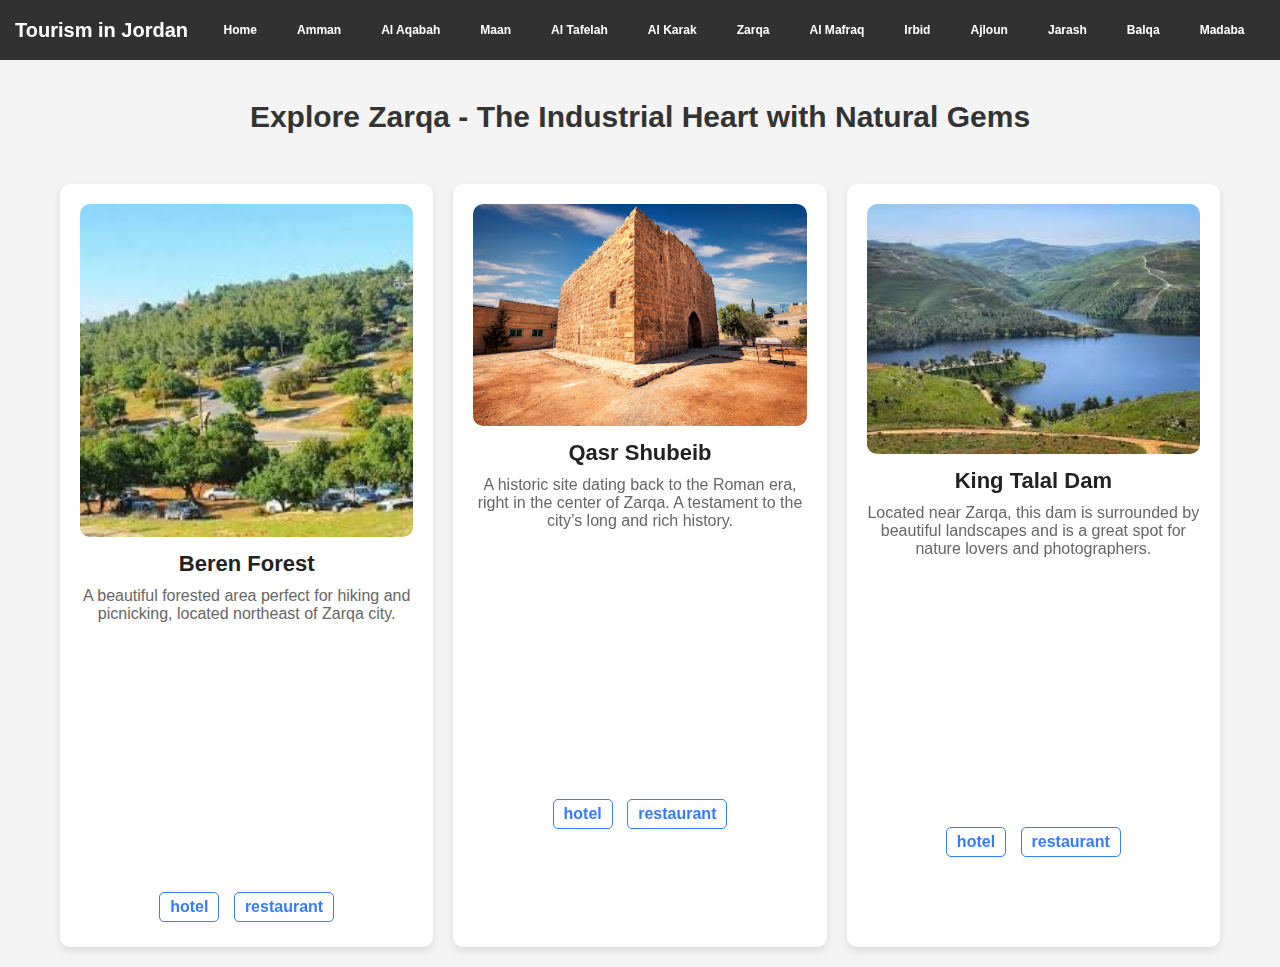
<file: azzarqa.html>
<!DOCTYPE html>
<html lang="en">
<head>
    <meta charset="UTF-8">
    <meta name="viewport" content="width=device-width, initial-scale=1">
    <title>Zarqa - Jordan</title>
    <link rel="stylesheet" href="amman.css">
</head>
<body>
    <nav class="navbar">
        <div class="logo">Tourism in Jordan</div>
        <div class="menu-toggle" onclick="toggleMenu()">☰</div>
        <ul class="nav-links" id="navLinks">
          <li><a href="index.html"><h6>Home</h6></a></li>
            <li> <a href="amman.html"><h6>Amman</h6></a></li>
                <li><a href="alaqabah.html"><h6>Al Aqabah</h6></a></li>
                    <li>   <a href="maan.html"><h6>Maan</h6></a></li>
                        <li>    <a href="altaflah.html"><h6>Al Tafelah</h6></a></li>
                            <li>    <a href="alkarak.html"><h6>Al Karak</h6></a></li>
                                <li>   <a href="azzarqa.html"><h6>Zarqa</h6></a></li>
 <li>   <a href="almafraq.html"><h6>Al Mafraq</h6></a></li>
            <li>   <a href="irbad.html"><h6>Irbid</h6></a></li>
                <li>  <a href="ajloun.html"><h6>Ajloun</h6></a></li>
                    <li>  <a href="jarash.html"><h6>Jarash</h6></a></li>
                        <li>  <a href="balqa.html"><h6>Balqa</h6></a></li>
                        <li><a href="madaba.html"><h6 class="madaba">Madaba</h6></a></li>
                    </ul>
      </nav>

    <h1 class="main-title">Explore Zarqa - The Industrial Heart with Natural Gems</h1>

    <div class="cards-container">

        <!-- غابة بيرين -->
        <div class="card">
            <img src="ber.jpg" alt="Beren Forest">
            <h2>Beren Forest</h2>
            <p>A beautiful forested area perfect for hiking and picnicking, located northeast of Zarqa city.</p>
            <iframe src="https://www.google.com/maps/embed?pb=!1m18!1m12!1m3!1d26999.631052571633!2d35.802639606406714!3d32.23240823369625!2m3!1f0!2f0!3f0!3m2!1i1024!2i768!4f13.1!3m3!1m2!1s0x151c853900a4cce5%3A0xa07dc0839f8dc830!2sDibeen%20Forest%20Sanctuary!5e0!3m2!1sar!2sjo!4v1747938230106!5m2!1sar!2sjo" width="100%" height="250" style="border:0;" allowfullscreen="" loading="lazy" referrerpolicy="no-referrer-when-downgrade"></iframe>            <div class="links">
                <a href="https://maps.app.goo.gl/5z76Xn8Njrbdiv7J8" target="_blank">hotel</a>
                <a href="https://maps.app.goo.gl/8U2EfY3cm1kdeUMj7" target="_blank">restaurant</a>
            </div>
        </div>

        <!-- قصر شبيب -->
        <div class="card">
            <img src="sheb.jpg" alt="Qasr Shubeib">
            <h2>Qasr Shubeib</h2>
            <p>A historic site dating back to the Roman era, right in the center of Zarqa. A testament to the city’s long and rich history.</p>
            <iframe src="https://www.google.com/maps/embed?pb=!1m18!1m12!1m3!1d3381.2157925877164!2d36.08692571114503!3d32.0634117!2m3!1f0!2f0!3f0!3m2!1i1024!2i768!4f13.1!3m3!1m2!1s0x151b6564f2508f43%3A0xdcb51d631dd9ae95!2z2YLYtdixINi02KjZitioINin2YTYp9ir2LHZig!5e0!3m2!1sar!2sjo!4v1747938702006!5m2!1sar!2sjo" width="100%" height="250" style="border:0;" allowfullscreen="" loading="lazy" referrerpolicy="no-referrer-when-downgrade"></iframe>
            <div class="links">
                <a href="" target="_blank">hotel</a>
                <a href="" target="_blank">restaurant</a>
            </div>
        </div>

        <!-- سد الملك طلال -->
        <div class="card">
            <img src="tlal.jpg" alt="King Talal Dam">
            <h2>King Talal Dam</h2>
            <p>Located near Zarqa, this dam is surrounded by beautiful landscapes and is a great spot for nature lovers and photographers.</p>
            <iframe src="https://www.google.com/maps/embed?pb=!1m18!1m12!1m3!1d54029.23887167706!2d35.747938282874216!3d32.181927962926025!2m3!1f0!2f0!3f0!3m2!1i1024!2i768!4f13.1!3m3!1m2!1s0x151c84af1a7543f1%3A0xb6e103c95c9e26ca!2sKing%20Talal%20Dam!5e0!3m2!1sen!2sjo!4v1747939474886!5m2!1sen!2sjo" width="100%" height="250" style="border:0;" allowfullscreen="" loading="lazy" referrerpolicy="no-referrer-when-downgrade"></iframe>
            <div class="links">
                <a href="https://maps.app.goo.gl/rawusZbpuQaLM1bv6" target="_blank">hotel</a>
                <a href="https://maps.app.goo.gl/EjzZNPrbN1ojAzCH6" target="_blank">restaurant</a>
            </div>
        </div>

    </div>

 
    <script>
        document.addEventListener("DOMContentLoaded", function () {
            const menuToggle = document.querySelector(".menu-toggle");
            const nav = document.querySelector("nav");
            menuToggle?.addEventListener("click", function () {
                nav.classList.toggle("active");
            });
        });
        function toggleMenu() {
            document.getElementById("navLinks").classList.toggle("show");
          }
        
          function toggleMenu() {
            document.getElementById("navLinks").classList.toggle("show");
          }
        
      document.addEventListener("DOMContentLoaded", function () {
          const menuToggle = document.querySelector(".menu-toggle");
          const nav = document.querySelector("nav");

          menuToggle.addEventListener("click", function () {
              nav.classList.toggle("active");
          });
      });

      function showText(button) {
          button.classList.toggle("show-text");
      }
      
      function toggleMenu() {
        const navLinks = document.getElementById("navLinks");
        navLinks.classList.toggle("active");
      }
  </script>


</body>
</html>
</file>
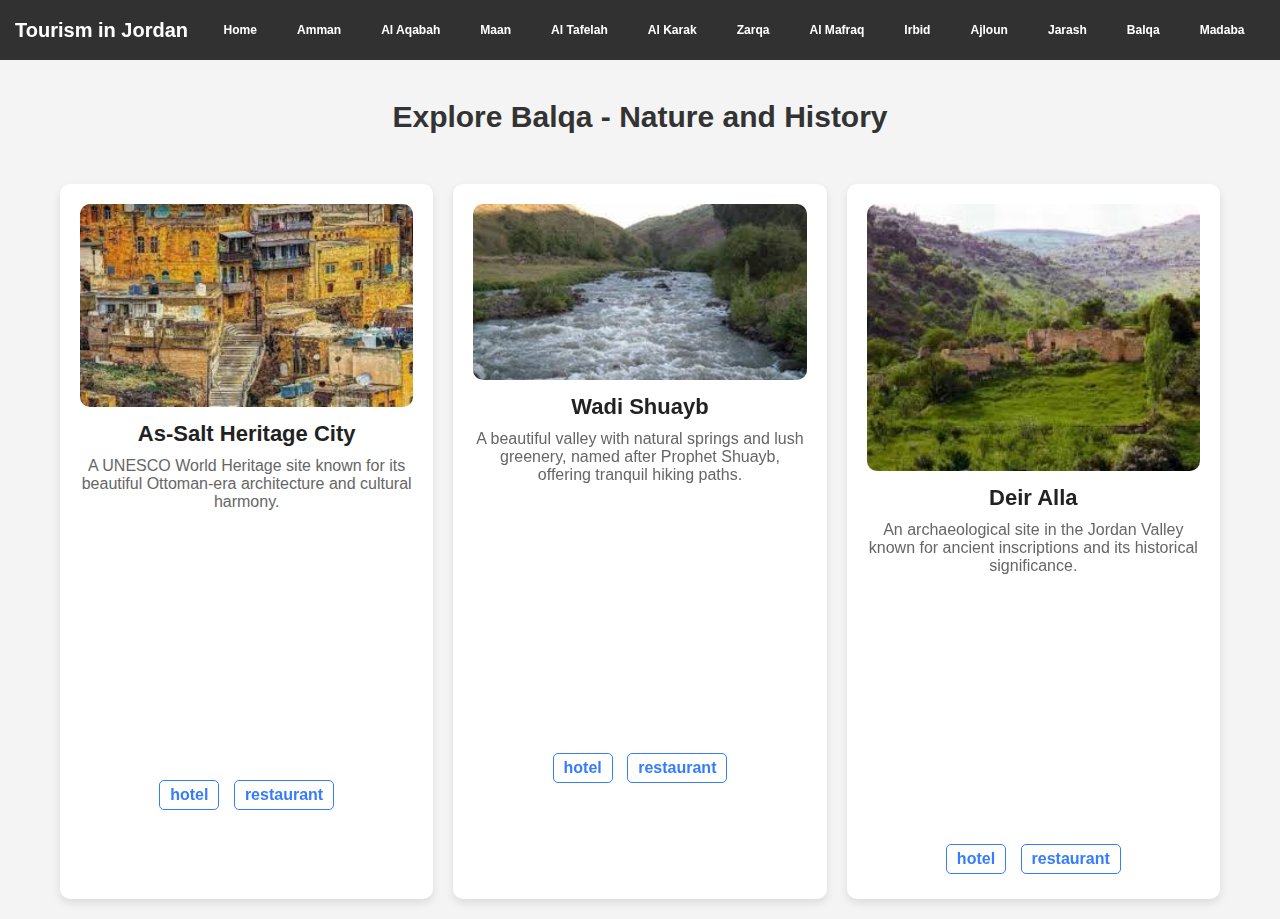
<file: balqa.html>
<!DOCTYPE html>
<html lang="en">
<head>
    <meta charset="UTF-8">
    <meta name="viewport" content="width=device-width, initial-scale=1">
    <title>Balqa - Jordan</title>
    <link rel="stylesheet" href="amman.css">
</head>
<body>
    <nav class="navbar">
        <div class="logo">Tourism in Jordan</div>
        <div class="menu-toggle" onclick="toggleMenu()">☰</div>
        <ul class="nav-links" id="navLinks">
          <li><a href="index.html"><h6>Home</h6></a></li>
            <li> <a href="amman.html"><h6>Amman</h6></a></li>
                <li><a href="alaqabah.html"><h6>Al Aqabah</h6></a></li>
                    <li>   <a href="maan.html"><h6>Maan</h6></a></li>
                        <li>    <a href="altaflah.html"><h6>Al Tafelah</h6></a></li>
                            <li>    <a href="alkarak.html"><h6>Al Karak</h6></a></li>
                                <li>   <a href="azzarqa.html"><h6>Zarqa</h6></a></li>
 <li>   <a href="almafraq.html"><h6>Al Mafraq</h6></a></li>
            <li>   <a href="irbad.html"><h6>Irbid</h6></a></li>
                <li>  <a href="ajloun.html"><h6>Ajloun</h6></a></li>
                    <li>  <a href="jarash.html"><h6>Jarash</h6></a></li>
                        <li>  <a href="balqa.html"><h6>Balqa</h6></a></li>
                        <li><a href="madaba.html"><h6 class="madaba">Madaba</h6></a></li>
                    </ul>
      </nav>
    <h1 class="main-title">Explore Balqa - Nature and History</h1>

    <div class="cards-container">

        <!-- السلط المدينة التراثية -->
        <div class="card">
            <img src="slt.jpg" alt="As-Salt City">
            <h2>As-Salt Heritage City</h2>
            <p>A UNESCO World Heritage site known for its beautiful Ottoman-era architecture and cultural harmony.</p>
            <iframe src="https://www.google.com/maps/embed?pb=!1m18!1m12!1m3!1d3382.1123792373287!2d35.72589687563242!3d32.03914947398067!2m3!1f0!2f0!3f0!3m2!1i1024!2i768!4f13.1!3m3!1m2!1s0x151cbd84443dc6cf%3A0x838eac21f4fabd53!2z2YjYs9i3INmF2K_ZitmG2Kkg2KfZhNiz2YTYtyDYp9mE2YLYr9mK2YXZhw!5e0!3m2!1sen!2sjo!4v1747945261025!5m2!1sen!2sjo" width="100%" height="250" style="border:0;" allowfullscreen="" loading="lazy" referrerpolicy="no-referrer-when-downgrade"></iframe>            <div class="links">
                <a href="https://maps.app.goo.gl/TDWMUR8s9UAxEtiK9" target="_blank">hotel</a>
                <a href="https://maps.app.goo.gl/cZCUWagKNVLEQSiZ9" target="_blank">restaurant</a>
            </div>
        </div>

        <!-- وادي شعيب -->
        <div class="card">
            <img src="sh.jpg" alt="Wadi Shuayb">
            <h2>Wadi Shuayb</h2>
            <p>A beautiful valley with natural springs and lush greenery, named after Prophet Shuayb, offering tranquil hiking paths.</p>
            <iframe src="https://www.google.com/maps/embed?pb=!1m18!1m12!1m3!1d108363.82334317293!2d35.57154767713635!3d31.923724706238254!2m3!1f0!2f0!3f0!3m2!1i1024!2i768!4f13.1!3m3!1m2!1s0x151cb7430aefbf65%3A0xf3dfbc754af6e954!2sWadi%20Shueib!5e0!3m2!1sen!2sjo!4v1747945492074!5m2!1sen!2sjo" width="100%" height="250" style="border:0;" allowfullscreen="" loading="lazy" referrerpolicy="no-referrer-when-downgrade"></iframe>            <div class="links">
                <a href="https://maps.app.goo.gl/ZvAKFg29WdG7oStP6" target="_blank">hotel</a>
                <a href="https://maps.app.goo.gl/uPGti7QWpcZdygDv9" target="_blank">restaurant</a>
            </div>
        </div>

        <!-- دير علا -->
        <div class="card">
            <img src="der.jpg" alt="Deir Alla">
            <h2>Deir Alla</h2>
            <p>An archaeological site in the Jordan Valley known for ancient inscriptions and its historical significance.</p>
            <iframe src="https://www.google.com/maps/embed?pb=!1m18!1m12!1m3!1d27012.955347897605!2d35.60110269744193!3d32.187536030561645!2m3!1f0!2f0!3f0!3m2!1i1024!2i768!4f13.1!3m3!1m2!1s0x151c93723c6f8e75%3A0xa67937d4e8d2ce4a!2sDayr%20&#39;Allah!5e0!3m2!1sen!2sjo!4v1747945662856!5m2!1sen!2sjo" width="100%" height="250" style="border:0;" allowfullscreen="" loading="lazy" referrerpolicy="no-referrer-when-downgrade"></iframe>            <div class="links">
                <a href="https://maps.app.goo.gl/wyLARz9YBXDksHQV6" target="_blank">hotel</a>
                <a href="https://maps.app.goo.gl/wyLARz9YBXDksHQV6" target="_blank">restaurant</a>
            </div>
        </div>

    </div>

    <script>
        document.addEventListener("DOMContentLoaded", function () {
            const menuToggle = document.querySelector(".menu-toggle");
            const nav = document.querySelector("nav");
            menuToggle?.addEventListener("click", function () {
                nav.classList.toggle("active");
            });
        });
        function toggleMenu() {
            document.getElementById("navLinks").classList.toggle("show");
          }
        
          function toggleMenu() {
            document.getElementById("navLinks").classList.toggle("show");
          }
        
      document.addEventListener("DOMContentLoaded", function () {
          const menuToggle = document.querySelector(".menu-toggle");
          const nav = document.querySelector("nav");

          menuToggle.addEventListener("click", function () {
              nav.classList.toggle("active");
          });
      });

      function showText(button) {
          button.classList.toggle("show-text");
      }
      
      function toggleMenu() {
        const navLinks = document.getElementById("navLinks");
        navLinks.classList.toggle("active");
      }
  </script>


</body>
</html>
</file>
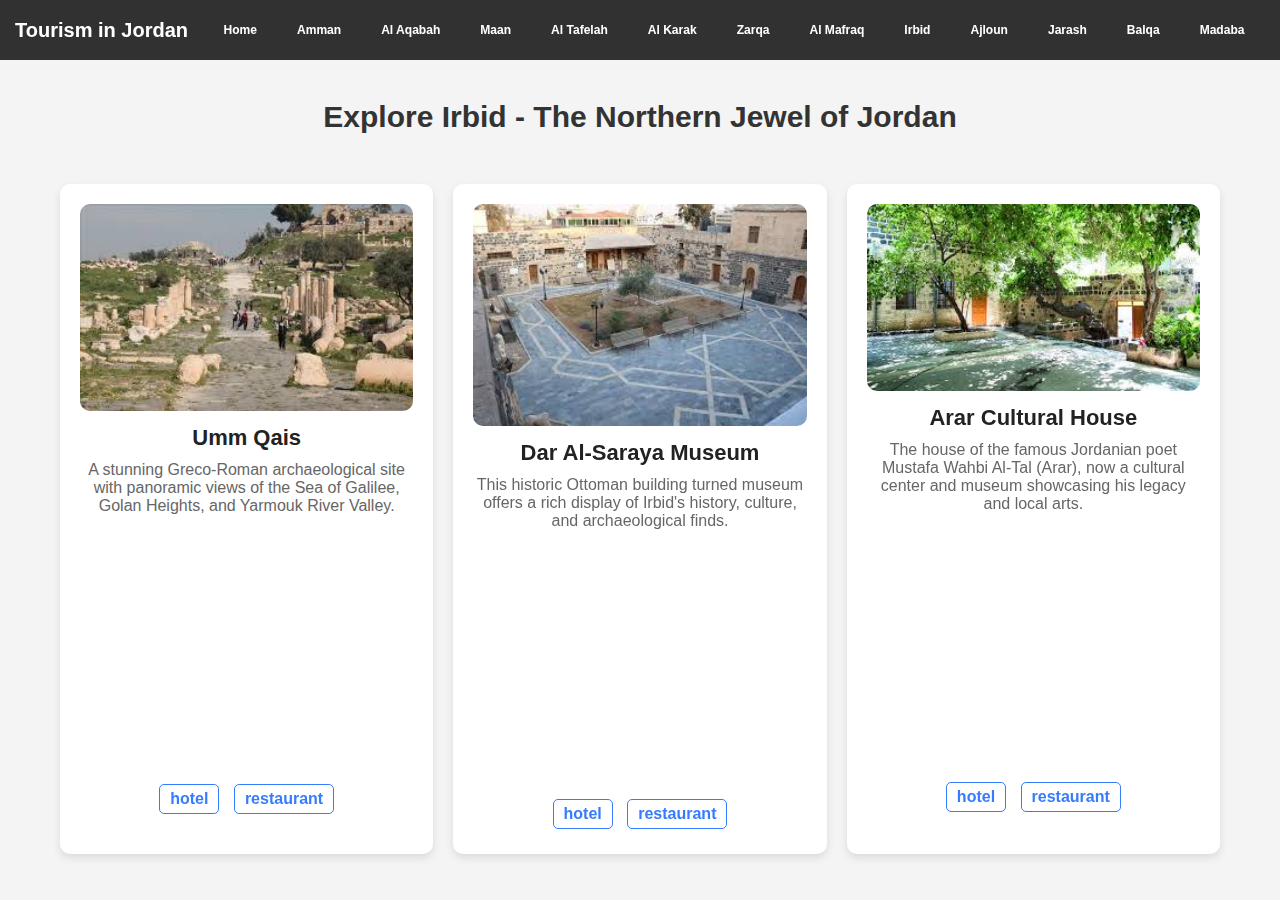
<file: irbad.html>
<!DOCTYPE html>
<html lang="en">
<head>
    <meta charset="UTF-8">
    <meta name="viewport" content="width=device-width, initial-scale=1">
    <title>Irbid - Jordan</title>
    <link rel="stylesheet" href="amman.css">
</head>
<body>
    <nav class="navbar">
        <div class="logo">Tourism in Jordan</div>
        <div class="menu-toggle" onclick="toggleMenu()">☰</div>
        <ul class="nav-links" id="navLinks">
          <li><a href="index.html"><h6>Home</h6></a></li>
            <li> <a href="amman.html"><h6>Amman</h6></a></li>
                <li><a href="alaqabah.html"><h6>Al Aqabah</h6></a></li>
                    <li>   <a href="maan.html"><h6>Maan</h6></a></li>
                        <li>    <a href="altaflah.html"><h6>Al Tafelah</h6></a></li>
                            <li>    <a href="alkarak.html"><h6>Al Karak</h6></a></li>
                                <li>   <a href="azzarqa.html"><h6>Zarqa</h6></a></li>
 <li>   <a href="almafraq.html"><h6>Al Mafraq</h6></a></li>
            <li>   <a href="irbad.html"><h6>Irbid</h6></a></li>
                <li>  <a href="ajloun.html"><h6>Ajloun</h6></a></li>
                    <li>  <a href="jarash.html"><h6>Jarash</h6></a></li>
                        <li>  <a href="balqa.html"><h6>Balqa</h6></a></li>
                        <li><a href="madaba.html"><h6 class="madaba">Madaba</h6></a></li>

        </ul>
      </nav>
    <h1 class="main-title">Explore Irbid - The Northern Jewel of Jordan</h1>

    <div class="cards-container">

        <!-- أم قيس -->
        <div class="card">
            <img src="ges.jpg" alt="Umm Qais Ruins">
            <h2>Umm Qais</h2>
            <p>A stunning Greco-Roman archaeological site with panoramic views of the Sea of Galilee, Golan Heights, and Yarmouk River Valley.</p>
            <iframe src="https://www.google.com/maps/embed?pb=!1m18!1m12!1m3!1d26873.530966384715!2d35.66745199867638!3d32.65435121773583!2m3!1f0!2f0!3f0!3m2!1i1024!2i768!4f13.1!3m3!1m2!1s0x151c6d07287b7199%3A0x96d0d420e01bf0b1!2sUmm%20Qais!5e0!3m2!1sen!2sjo!4v1747942870994!5m2!1sen!2sjo" width="100%" height="250" style="border:0;" allowfullscreen="" loading="lazy" referrerpolicy="no-referrer-when-downgrade"></iframe>            <div class="links">
                <a href="https://maps.app.goo.gl/b3eE7KDKwuRaiZyT9" target="_blank">hotel</a>
                <a href="https://maps.app.goo.gl/ad9BjfwYF99e4paMA" target="_blank">restaurant</a>
            </div>
        </div>

        <!-- متحف دار السرايا -->
        <div class="card">
            <img src="mt.jpg" alt="Dar Al-Saraya Museum">
            <h2>Dar Al-Saraya Museum</h2>
            <p>This historic Ottoman building turned museum offers a rich display of Irbid's history, culture, and archaeological finds.</p>
            <iframe src="https://www.google.com/maps/embed?pb=!1m18!1m12!1m3!1d3362.814667331782!2d35.84545597565346!3d32.557791173756016!2m3!1f0!2f0!3f0!3m2!1i1024!2i768!4f13.1!3m3!1m2!1s0x151c76a191f14817%3A0x270d9c5549da66e3!2sDar%20As%20Saraya%20Osmanli%20Museum!5e0!3m2!1sen!2sjo!4v1747943035822!5m2!1sen!2sjo" width="100%" height="250" style="border:0;" allowfullscreen="" loading="lazy" referrerpolicy="no-referrer-when-downgrade"></iframe>            <div class="links">
                <a href="https://maps.app.goo.gl/FCM9TD2U7dVSkway8" target="_blank">hotel</a>
                <a href="https://maps.app.goo.gl/m7EKjQzFyVNjeJqx9" target="_blank">restaurant</a>
            </div>
        </div>

        <!-- بيت عرار الثقافي -->
        <div class="card">
            <img src="arar.jpg" alt="Arar Cultural House">
            <h2>Arar Cultural House</h2>
            <p>The house of the famous Jordanian poet Mustafa Wahbi Al-Tal (Arar), now a cultural center and museum showcasing his legacy and local arts.</p>
            <iframe src="https://www.google.com/maps/embed?pb=!1m18!1m12!1m3!1d3362.823529981573!2d35.844107875653705!3d32.5575546737561!2m3!1f0!2f0!3f0!3m2!1i1024!2i768!4f13.1!3m3!1m2!1s0x151c77d5f5ea640d%3A0x29e850547a6c347a!2sArar&#39;s%20Cultural%20House!5e0!3m2!1sen!2sjo!4v1747943254936!5m2!1sen!2sjo" width="100%" height="250" style="border:0;" allowfullscreen="" loading="lazy" referrerpolicy="no-referrer-when-downgrade"></iframe>            <div class="links">
                <a href="https://maps.app.goo.gl/ZzEjwiQ1mZkfhA8w9" target="_blank">hotel</a>
                <a href="https://maps.app.goo.gl/4m3mxTXxHhzpYjwX6" target="_blank">restaurant</a>
            </div>
        </div>

    </div>

    <script>
        document.addEventListener("DOMContentLoaded", function () {
            const menuToggle = document.querySelector(".menu-toggle");
            const nav = document.querySelector("nav");
            menuToggle?.addEventListener("click", function () {
                nav.classList.toggle("active");
            });
        });
        function toggleMenu() {
            document.getElementById("navLinks").classList.toggle("show");
          }
        
          function toggleMenu() {
            document.getElementById("navLinks").classList.toggle("show");
          }
        
      document.addEventListener("DOMContentLoaded", function () {
          const menuToggle = document.querySelector(".menu-toggle");
          const nav = document.querySelector("nav");

          menuToggle.addEventListener("click", function () {
              nav.classList.toggle("active");
          });
      });

      function showText(button) {
          button.classList.toggle("show-text");
      }
     
        function toggleMenu() {
          const navLinks = document.getElementById("navLinks");
          navLinks.classList.toggle("active");
        }
      </script>
      


</body>
</html>
</file>
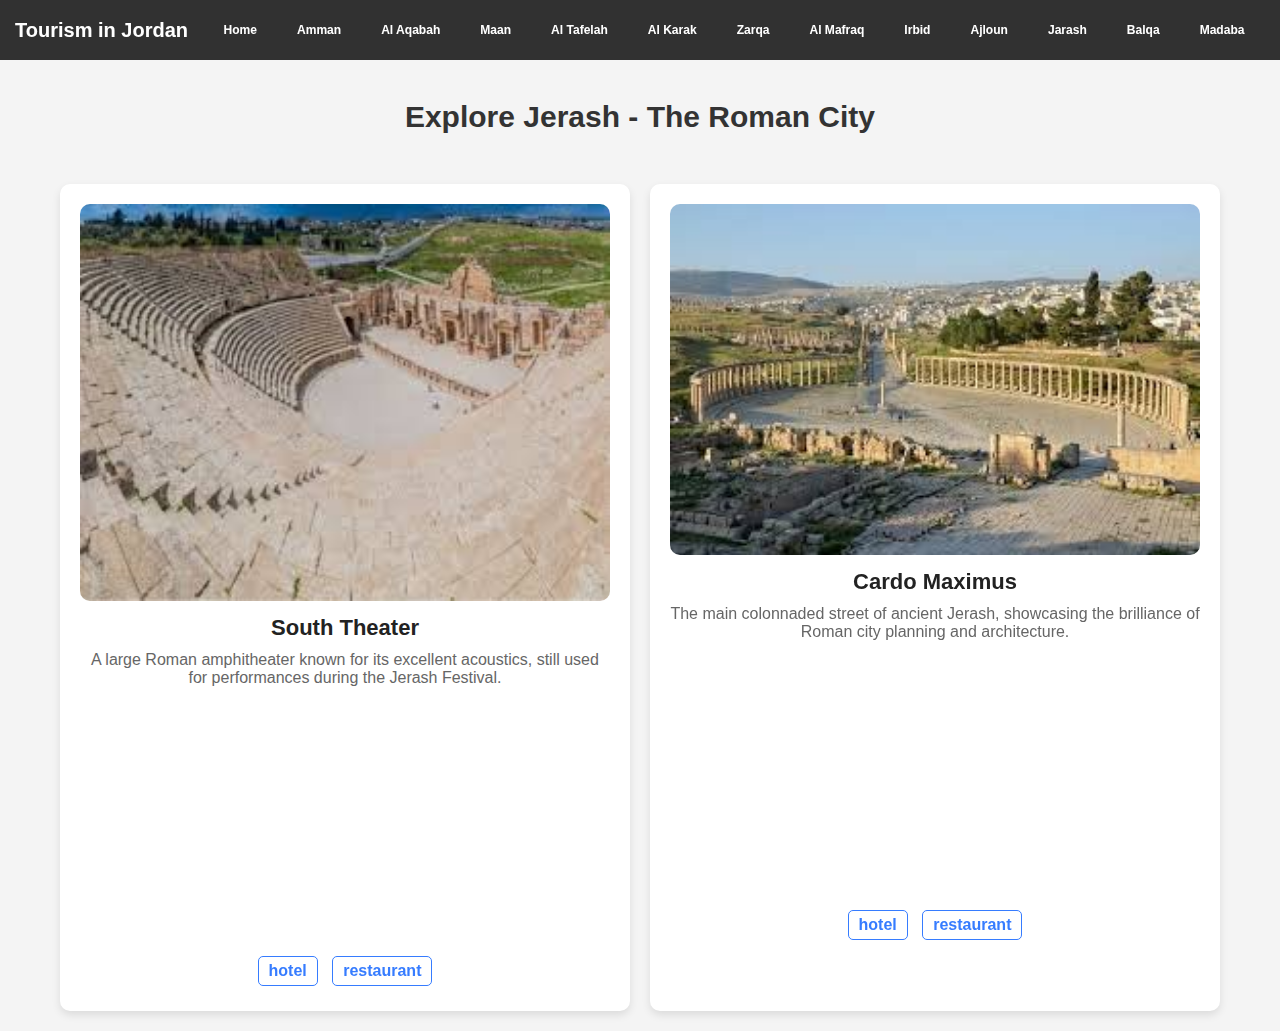
<file: jarash.html>
<!DOCTYPE html>
<html lang="en">
<head>
    <meta charset="UTF-8">
    <meta name="viewport" content="width=device-width, initial-scale=1">
    <title>Jerash - Jordan</title>
    <link rel="stylesheet" href="amman.css">
</head>
<body>
    <nav class="navbar">
        <div class="logo">Tourism in Jordan</div>
        <div class="menu-toggle" onclick="toggleMenu()">☰</div>
        <ul class="nav-links" id="navLinks">
          <li><a href="index.html"><h6>Home</h6></a></li>
            <li> <a href="amman.html"><h6>Amman</h6></a></li>
                <li><a href="alaqabah.html"><h6>Al Aqabah</h6></a></li>
                    <li>   <a href="maan.html"><h6>Maan</h6></a></li>
                        <li>    <a href="altaflah.html"><h6>Al Tafelah</h6></a></li>
                            <li>    <a href="alkarak.html"><h6>Al Karak</h6></a></li>
                                <li>   <a href="azzarqa.html"><h6>Zarqa</h6></a></li>
 <li>   <a href="almafraq.html"><h6>Al Mafraq</h6></a></li>
            <li>   <a href="irbad.html"><h6>Irbid</h6></a></li>
                <li>  <a href="ajloun.html"><h6>Ajloun</h6></a></li>
                    <li>  <a href="jarash.html"><h6>Jarash</h6></a></li>
                        <li>  <a href="balqa.html"><h6>Balqa</h6></a></li>
                        <li><a href="madaba.html"><h6 class="madaba">Madaba</h6></a></li>
                    </ul>
      </nav>
    <h1 class="main-title">Explore Jerash - The Roman City</h1>

    <div class="cards-container">


        <!-- المسرح الجنوبي -->
        <div class="card">
            <img src="jno.jpg" alt="South Theater Jerash">
            <h2>South Theater</h2>
            <p>A large Roman amphitheater known for its excellent acoustics, still used for performances during the Jerash Festival.</p>
            <iframe src="https://www.google.com/maps/embed?pb=!1m18!1m12!1m3!1d3373.3079342254277!2d35.88667797564213!3d32.27669797387676!2m3!1f0!2f0!3f0!3m2!1i1024!2i768!4f13.1!3m3!1m2!1s0x151c804be9a2dee7%3A0x287cc248fb7222ab!2sSouthern%20Theatre!5e0!3m2!1sen!2sjo!4v1747944765207!5m2!1sen!2sjo" width="100%" height="250" style="border:0;" allowfullscreen="" loading="lazy" referrerpolicy="no-referrer-when-downgrade"></iframe>            <div class="links">
                <a href="https://maps.app.goo.gl/VEJht6brZk9gxLW66" target="_blank">hotel</a>
                <a href="https://maps.app.goo.gl/BsoaNqe4HMZxmwFv7" target="_blank">restaurant</a>
            </div>
        </div>

        <!-- شارع الأعمدة -->
        <div class="card">
            <img src="amod.jpg" alt="Cardo Maximus">
            <h2>Cardo Maximus</h2>
            <p>The main colonnaded street of ancient Jerash, showcasing the brilliance of Roman city planning and architecture.</p>
            <iframe src="https://www.google.com/maps/embed?pb=!1m18!1m12!1m3!1d3373.1415564809968!2d35.89012177473101!3d32.281171909162424!2m3!1f0!2f0!3f0!3m2!1i1024!2i768!4f13.1!3m3!1m2!1s0x151c8049a4813129%3A0xbfb766cac626f116!2sCardo%20Maximus%2C%20Jarash!5e0!3m2!1sen!2sjo!4v1747944933614!5m2!1sen!2sjo" width="100%" height="250" style="border:0;" allowfullscreen="" loading="lazy" referrerpolicy="no-referrer-when-downgrade"></iframe>            <div class="links">
                <a href="https://maps.app.goo.gl/GDUBL5uUkuyyiZ1r7" target="_blank">hotel</a>
                <a href="https://maps.app.goo.gl/GDUBL5uUkuyyiZ1r7" target="_blank">restaurant</a>
            </div>
        </div>

    </div>

    <script>
        document.addEventListener("DOMContentLoaded", function () {
            const menuToggle = document.querySelector(".menu-toggle");
            const nav = document.querySelector("nav");
            menuToggle?.addEventListener("click", function () {
                nav.classList.toggle("active");
            });
        });
        function toggleMenu() {
            document.getElementById("navLinks").classList.toggle("show");
          }
        
          function toggleMenu() {
            document.getElementById("navLinks").classList.toggle("show");
          }
        
      document.addEventListener("DOMContentLoaded", function () {
          const menuToggle = document.querySelector(".menu-toggle");
          const nav = document.querySelector("nav");

          menuToggle.addEventListener("click", function () {
              nav.classList.toggle("active");
          });
      });

      function showText(button) {
          button.classList.toggle("show-text");
      }
      
      function toggleMenu() {
        const navLinks = document.getElementById("navLinks");
        navLinks.classList.toggle("active");
      }
  </script>


</body>
</html>
</file>
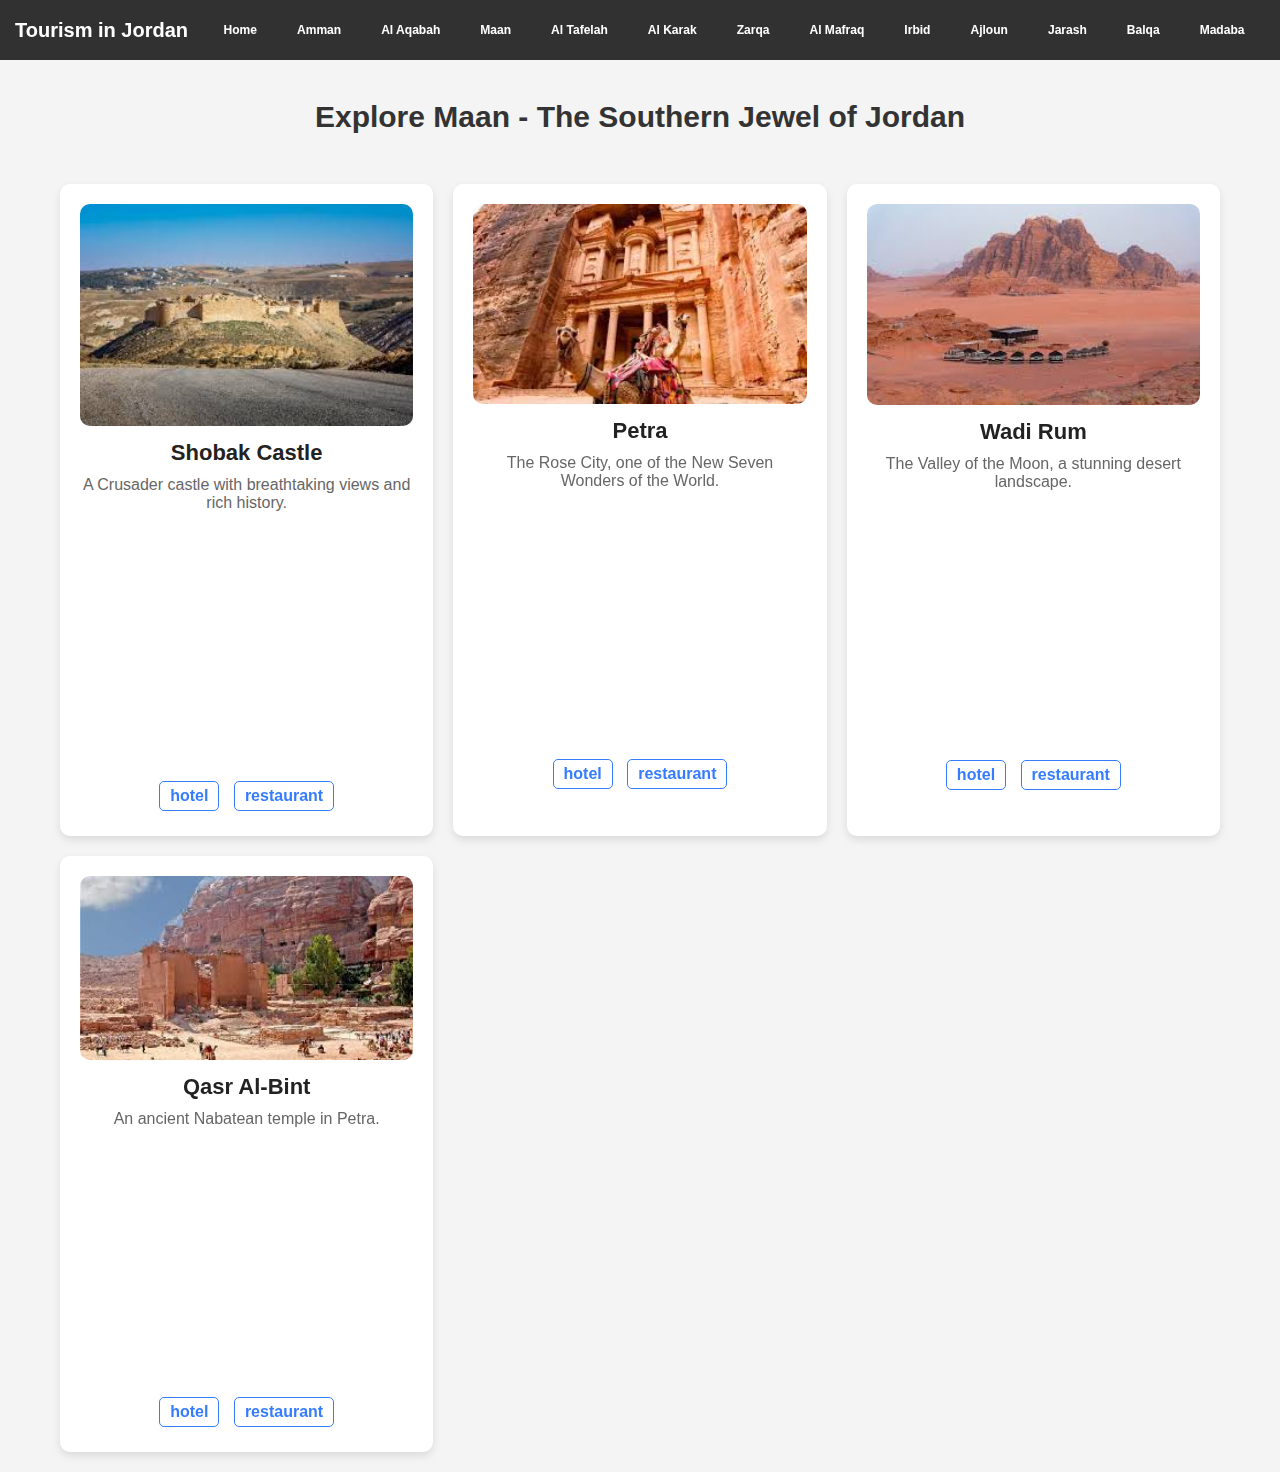
<file: maan.html>
<!DOCTYPE html>
<html lang="en">
<head>
    <meta charset="UTF-8">
    <meta name="viewport" content="width=device-width, initial-scale=1">
    <title>Maan - Jordan</title>
    <link rel="stylesheet" href="amman.css">
</head>
<body>
    <nav class="navbar">
        <div class="logo">Tourism in Jordan</div>
        <div class="menu-toggle" onclick="toggleMenu()">☰</div>
        <ul class="nav-links" id="navLinks">
          <li><a href="index.html"><h6>Home</h6></a></li>
            <li> <a href="amman.html"><h6>Amman</h6></a></li>
                <li><a href="alaqabah.html"><h6>Al Aqabah</h6></a></li>
                    <li>   <a href="maan.html"><h6>Maan</h6></a></li>
                        <li>    <a href="altaflah.html"><h6>Al Tafelah</h6></a></li>
                            <li>    <a href="alkarak.html"><h6>Al Karak</h6></a></li>
                                <li>   <a href="azzarqa.html"><h6>Zarqa</h6></a></li>
 <li>   <a href="almafraq.html"><h6>Al Mafraq</h6></a></li>
            <li>   <a href="irbad.html"><h6>Irbid</h6></a></li>
                <li>  <a href="ajloun.html"><h6>Ajloun</h6></a></li>
                    <li>  <a href="jarash.html"><h6>Jarash</h6></a></li>
                        <li>  <a href="balqa.html"><h6>Balqa</h6></a></li>
                        <li><a href="madaba.html"><h6 class="madaba">Madaba</h6></a></li>
                    </ul>
      </nav>
    <h1 class="main-title">Explore Maan - The Southern Jewel of Jordan</h1>

    <div class="cards-container">
        <!-- قلعة الشوبك -->
        <div class="card">
            <img src="skobk.jpg" alt="Shobak Castle">
            <h2>Shobak Castle</h2>
            <p>A Crusader castle with breathtaking views and rich history.</p>
            <div class="links">
                <iframe src="https://www.google.com/maps/embed?pb=!1m18!1m12!1m3!1d3436.6339271891497!2d35.55825837557263!3d30.53138887468208!2m3!1f0!2f0!3f0!3m2!1i1024!2i768!4f13.1!3m3!1m2!1s0x1503dfdeae5e6ee9%3A0x955a7c3f09c03796!2sShobak%20Castle!5e0!3m2!1sen!2sjo!4v1747939978801!5m2!1sen!2sjo" width="100%" height="250" style="border:0;" allowfullscreen="" loading="lazy" referrerpolicy="no-referrer-when-downgrade"></iframe>
                <a href="https://maps.app.goo.gl/Lt4zpR4w4dX8Z9zJ9" target="_blank">hotel</a>
                <a href="https://maps.app.goo.gl/437VWTzBF6N5tpib6" target="_blank">restaurant</a>
            </div>
        </div>

        <!-- البتراء -->
        <div class="card">
            <img src="betra.jpg" alt="Petra">
            <h2>Petra</h2>
            <p>The Rose City, one of the New Seven Wonders of the World.</p>
            <div class="links">
                <iframe src="https://www.google.com/maps/embed?pb=!1m18!1m12!1m3!1d3443.791272739992!2d35.44178727556452!3d30.328454374781785!2m3!1f0!2f0!3f0!3m2!1i1024!2i768!4f13.1!3m3!1m2!1s0x15016ef1703b6071%3A0x199bf908679a2291!2sPetra!5e0!3m2!1sen!2sjo!4v1747940169146!5m2!1sen!2sjo" width="100%" height="250" style="border:0;" allowfullscreen="" loading="lazy" referrerpolicy="no-referrer-when-downgrade"></iframe>
                <a href="https://maps.app.goo.gl/kCSgk729UNmEs9kv6" target="_blank">hotel</a>
                <a href="https://maps.app.goo.gl/gavP4EfXFaixJD2x7" target="_blank">restaurant</a>
            </div>
        </div>

        <!-- وادي رم -->
        <div class="card">
            <img src="Rum.jpg" alt="Wadi Rum">
            <h2>Wadi Rum</h2>
            <p>The Valley of the Moon, a stunning desert landscape.</p>
            <div class="links">
                <iframe src="https://www.google.com/maps/embed?pb=!1m18!1m12!1m3!1d156971.74189760827!2d35.32770466295762!3d29.614782595786533!2m3!1f0!2f0!3f0!3m2!1i1024!2i768!4f13.1!3m3!1m2!1s0x150093197cf86e5f%3A0x4c72561f84c1abbc!2sWadi%20Rum!5e0!3m2!1sen!2sjo!4v1747941000311!5m2!1sen!2sjo" width="100%" height="250" style="border:0;" allowfullscreen="" loading="lazy" referrerpolicy="no-referrer-when-downgrade"></iframe>
                <a href="https://maps.app.goo.gl/R8T3ECqK3AESz9NS9" target="_blank">hotel</a>
                <a href="https://maps.app.goo.gl/ZGNCJeCdoa8akZwSA" target="_blank">restaurant</a>
            </div>
        </div>

        <!-- قصر البنت -->
        <div class="card">
            <img src="bnt.jpg" alt="Qasr Al-Bint">
            <h2>Qasr Al-Bint</h2>
            <p>An ancient Nabatean temple in Petra.</p>
            <div class="links">
                <iframe src="https://www.google.com/maps/embed?pb=!1m18!1m12!1m3!1d3443.755282992699!2d35.43752267556465!3d30.329477874781283!2m3!1f0!2f0!3f0!3m2!1i1024!2i768!4f13.1!3m3!1m2!1s0x15016ef136099c87%3A0x9da47d586c0ecf87!2sQasr%20al-Bint!5e0!3m2!1sen!2sjo!4v1747941371074!5m2!1sen!2sjo" width="100%" height="250" style="border:0;" allowfullscreen="" loading="lazy" referrerpolicy="no-referrer-when-downgrade"></iframe>
                <a href="https://maps.app.goo.gl/6SPa7SzupBg2r4He9" target="_blank">hotel</a>
                <a href="https://maps.app.goo.gl/9fTWPQR8HqDL2UwF9" target="_blank">restaurant</a>
            </div>
        </div>
    </div>
    
    <script>
        document.addEventListener("DOMContentLoaded", function () {
            const menuToggle = document.querySelector(".menu-toggle");
            const nav = document.querySelector("nav");
            menuToggle?.addEventListener("click", function () {
                nav.classList.toggle("active");
            });
        });
        function toggleMenu() {
            document.getElementById("navLinks").classList.toggle("show");
          }
        
          function toggleMenu() {
            document.getElementById("navLinks").classList.toggle("show");
          }
        
      document.addEventListener("DOMContentLoaded", function () {
          const menuToggle = document.querySelector(".menu-toggle");
          const nav = document.querySelector("nav");

          menuToggle.addEventListener("click", function () {
              nav.classList.toggle("active");
          });
      });

      function showText(button) {
          button.classList.toggle("show-text");
      }
      
      function toggleMenu() {
        const navLinks = document.getElementById("navLinks");
        navLinks.classList.toggle("active");
      }
  </script>


</body>
</html>
</file>
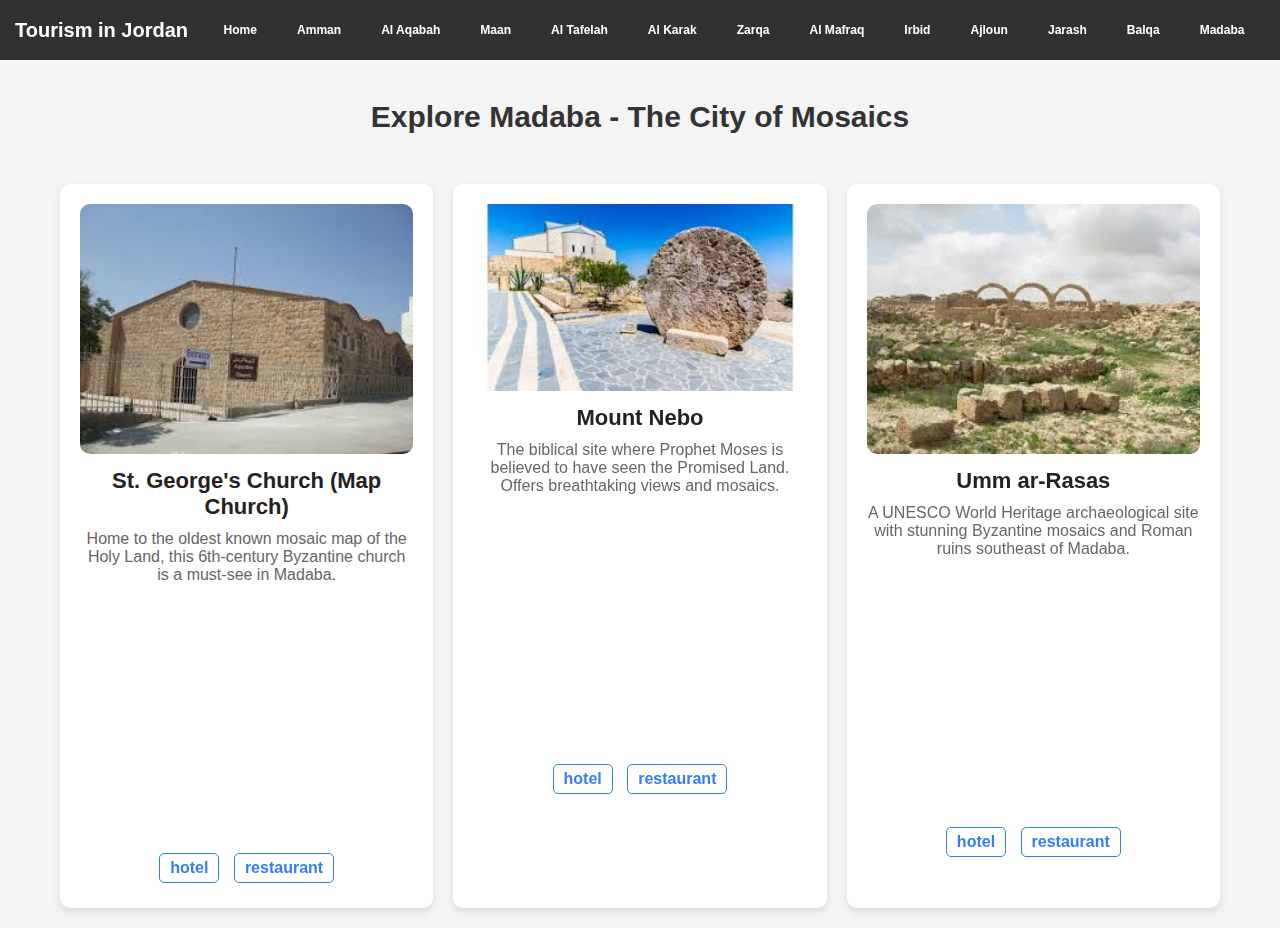
<file: madaba.html>
<!DOCTYPE html>
<html lang="en">
<head>
    <meta charset="UTF-8">
    <meta name="viewport" content="width=device-width, initial-scale=1">
    <title>Madaba - Jordan</title>
    <link rel="stylesheet" href="amman.css">
</head>
<body>
    <nav class="navbar">
        <div class="logo">Tourism in Jordan</div>
        <div class="menu-toggle" onclick="toggleMenu()">☰</div>
        <ul class="nav-links" id="navLinks">
          <li><a href="index.html"><h6>Home</h6></a></li>
            <li> <a href="amman.html"><h6>Amman</h6></a></li>
                <li><a href="alaqabah.html"><h6>Al Aqabah</h6></a></li>
                    <li>   <a href="maan.html"><h6>Maan</h6></a></li>
                        <li>    <a href="altaflah.html"><h6>Al Tafelah</h6></a></li>
                            <li>    <a href="alkarak.html"><h6>Al Karak</h6></a></li>
                                <li>   <a href="azzarqa.html"><h6>Zarqa</h6></a></li>
 <li>   <a href="almafraq.html"><h6>Al Mafraq</h6></a></li>
            <li>   <a href="irbad.html"><h6>Irbid</h6></a></li>
                <li>  <a href="ajloun.html"><h6>Ajloun</h6></a></li>
                    <li>  <a href="jarash.html"><h6>Jarash</h6></a></li>
                        <li>  <a href="balqa.html"><h6>Balqa</h6></a></li>
                            <li>   <a href="madaba.html"><h6>Madaba</h6></a></li>
        </ul>
      </nav>

    <h1 class="main-title">Explore Madaba - The City of Mosaics</h1>

    <div class="cards-container">

        <!-- كنيسة الخارطة -->
        <div class="card">
            <img src="kni.jpg" alt="Map Church Madaba">
            <h2>St. George's Church (Map Church)</h2>
            <p>Home to the oldest known mosaic map of the Holy Land, this 6th-century Byzantine church is a must-see in Madaba.</p>
            <iframe src="https://www.google.com/maps/embed?pb=!1m18!1m12!1m3!1d3393.9334749688373!2d35.791624375619534!3d31.717712174124273!2m3!1f0!2f0!3f0!3m2!1i1024!2i768!4f13.1!3m3!1m2!1s0x151cacd0363cbdf9%3A0xfb986f55dd6d15b5!2sSt%20George&#39;s%20Greek%20Orthodox%20Church!5e0!3m2!1sen!2sjo!4v1747945907417!5m2!1sen!2sjo" width="100%" height="250" style="border:0;" allowfullscreen="" loading="lazy" referrerpolicy="no-referrer-when-downgrade"></iframe>            <div class="links">
                <a href="https://maps.app.goo.gl/JRPnT5psWE2bu1cK6" target="_blank">hotel</a>
                <a href="https://maps.app.goo.gl/WwZTkShxyRu1tk4B7" target="_blank">restaurant</a>
            </div>
        </div>

        <!-- جبل نيبو -->
        <div class="card">
            <img src="ne.jpg" alt="Mount Nebo">
            <h2>Mount Nebo</h2>
            <p>The biblical site where Prophet Moses is believed to have seen the Promised Land. Offers breathtaking views and mosaics.</p>
            <iframe src="https://www.google.com/maps/embed?pb=!1m18!1m12!1m3!1d27136.632379125036!2d35.70467789634687!3d31.768329892457256!2m3!1f0!2f0!3f0!3m2!1i1024!2i768!4f13.1!3m3!1m2!1s0x151cad7ed4c82179%3A0x131a1cf280726293!2sMount%20Nebo!5e0!3m2!1sen!2sjo!4v1747946048986!5m2!1sen!2sjo" width="100%" height="250" style="border:0;" allowfullscreen="" loading="lazy" referrerpolicy="no-referrer-when-downgrade"></iframe>            <div class="links">
                <a href="https://maps.app.goo.gl/Tb6YragWfKgkfvdT9" target="_blank">hotel</a>
                <a href="https://maps.app.goo.gl/z2uQD9SX91aToQ1Y8" target="_blank">restaurant</a>
            </div>
        </div>

        <!-- أم الرصاص -->
        <div class="card">
            <img src="rs.jpg" alt="Umm ar-Rasas">
            <h2>Umm ar-Rasas</h2>
            <p>A UNESCO World Heritage archaeological site with stunning Byzantine mosaics and Roman ruins southeast of Madaba.</p>
            <iframe src="https://www.google.com/maps/embed?pb=!1m18!1m12!1m3!1d6803.702066216598!2d35.905980495999906!3d31.500778216873268!2m3!1f0!2f0!3f0!3m2!1i1024!2i768!4f13.1!3m3!1m2!1s0x1504a7fb3c90f9cd%3A0x1c63b3dadc48e8e1!2sUmm%20ar-Rasas!5e0!3m2!1sen!2sjo!4v1747946225199!5m2!1sen!2sjo" width="100%" height="250" style="border:0;" allowfullscreen="" loading="lazy" referrerpolicy="no-referrer-when-downgrade"></iframe>            <div class="links">
                <a href="https://maps.app.goo.gl/6Vu6ru9FYPAVXRqj9" target="_blank">hotel</a>
                <a href="https://maps.app.goo.gl/hJ89tXAEEFvPgKJL6" target="_blank">restaurant</a>
            </div>
        </div>

    </div>

    <script>
        document.addEventListener("DOMContentLoaded", function () {
            const menuToggle = document.querySelector(".menu-toggle");
            const nav = document.querySelector("nav");
            menuToggle?.addEventListener("click", function () {
                nav.classList.toggle("active");
            });
        });
        function toggleMenu() {
            document.getElementById("navLinks").classList.toggle("show");
          }
        
          function toggleMenu() {
            document.getElementById("navLinks").classList.toggle("show");
          }
        
      document.addEventListener("DOMContentLoaded", function () {
          const menuToggle = document.querySelector(".menu-toggle");
          const nav = document.querySelector("nav");

          menuToggle.addEventListener("click", function () {
              nav.classList.toggle("active");
          });
      });

      function showText(button) {
          button.classList.toggle("show-text");
      }
      
      function toggleMenu() {
        const navLinks = document.getElementById("navLinks");
        navLinks.classList.toggle("active");
      }
  </script>


</body>
</html>
</file>
<file: styles.css>
* {
    margin: 0;
    padding: 0;
    box-sizing: border-box;
}

body {
    display: flex;
    flex-direction: column;
    align-items: center;
    justify-content: center;
    height: 100vh;
    background-color: #f0f0f0;
    padding-top: 22px; /* إزاحة الصفحة للأسفل لتناسب شريط التنقل */
    background-image: url('bac.webp');
    background-size: cover;
    background-position: center;
    background-repeat: no-repeat;
    background-attachment: fixed;
}

/* شريط التنقل */
nav {
    position: fixed;
    top: 0;
    left: 0;
    width: 100%;
    height: 60px;
    display: flex;
    justify-content: center;
    align-items: center;
    background-color: rgba(0, 0, 0, 0.8);
    box-shadow: 0px 4px 10px rgba(255, 255, 255, 0.1);
    transition: max-height 0.3s ease-in-out;
}

nav a {
    text-decoration: none;
    font-size: 20px;
    color: #367cff;
    transition: 0.3s;
    margin: 0 10px;
    padding: 10px;
}

nav a:hover {
    color: wheat;
}


/* زر القائمة للأجهزة الصغيرة */
.menu-toggle {
    display: none;
    position: fixed;
    top: 15px;
    left: 15px;
    background: none;
    border: none;
    font-size: 30px;
    color: white;
    cursor: pointer;
    z-index: 1000;
}

/* تصميم الأزرار */
.buttons-container {
    display: flex;
    flex-direction: column;
    align-items: center;
    margin-top: 800pt;
}

.custom-btn {
    display: flex;
    align-items: center;
    justify-content: center;
    background-color: #e4e6eb;
    color: rgb(12, 10, 10);
    border: none;
    padding: 15px;
    font-size: 18px;
    font-family: sans-serif;
    cursor: pointer;
    border-radius: 10px;
    transition: 0.3s;
    margin: 40px 0;
    width: 350px;
    text-align: center;
    flex-direction: column;
}

/* تصميم الصور داخل الأزرار */
.custom-btn img {
    width: 100px;
    height: 100px;
    margin-bottom: 10px;
    border-radius: 10px;
}

/* إخفاء النص افتراضيًا */
.btn-text {
    display: none;
    text-align: center;
    font-size: 16px;
}

/* عند النقر على الزر يظهر النص */
.custom-btn.show-text .btn-text {
    display: block;
}

/* تحسين استجابة الصفحة للأجهزة الصغيرة */
@media (max-width: 768px) {
    .menu-toggle {
        display: block;
    }

    nav {
        flex-direction: column;
        align-items: center;
        position: fixed;
        top: 0;
        left: 0;
        width: 100%;
        height: auto;
        max-height: 0;
        overflow: hidden;
        background-color: rgba(0, 0, 0, 0.9);
        transition: max-height 0.4s ease-in-out;
    }

    nav.active {
        max-height: 500px;
        padding: 10px 0;
    }

    nav a {
        display: block;
        margin: 10px 0;
    }
}
/* الشريط الأساسي */
.navbar {
    display: flex;
    justify-content: space-between;
    align-items: center;
    background-color: #222;
    padding: 10px 20px;
    color: white;
    flex-wrap: wrap;
  }
  
  .logo {
    font-size: 1.5rem;
    font-weight: bold;
  }
  
  .nav-links {
    display: flex;
    list-style: none;
    gap: 20px;
  }
  
  .nav-links li a {
    color: white;
    text-decoration: none;
  }
  
  /* أيقونة القائمة (تظهر في الهواتف فقط) */
  .menu-toggle {
    display: none;
    font-size: 1.8rem;
    cursor: pointer;
  }
  
  /* في الشاشات الصغيرة: القائمة تختفي وتظهر عند الضغط */
  @media (max-width: 768px) {
    .nav-links {
      display: none;
      flex-direction: column;
      width: 100%;
      background-color: #333;
      margin-top: 10px;
    }
  
    .nav-links.show {
      display: flex;
    }
  
    .menu-toggle {
      display: block;
    }
  
    .nav-links li {
      padding: 10px;
      border-top: 1px solid #444;
    }
  }
  /* الشريط الأساسي */
.navbar {
    display: flex;
    justify-content: space-between;
    align-items: flex-start;
    background-color: #222;
    padding: 10px 20px;
    color: white;
    flex-wrap: wrap;
  }
  
  .logo {
    font-size: 1.5rem;
    font-weight: bold;
    color: white;
  }
  
  .nav-links {
    display: flex;
    flex-wrap: wrap;
    list-style: none;
    gap: 15px;
  }
  
  .nav-links li a {
    color: white;
    text-decoration: none;
    display: block;
    padding: 5px 10px;
  }
  
  /* زر القائمة في الهاتف */
  .menu-toggle {
    display: none;
    font-size: 1.8rem;
    cursor: pointer;
    color: white;
  }
  
  /* استجابة للهاتف */
  @media (max-width: 768px) {
    .menu-toggle {
      display: block;
    }
  
    .nav-links {
      display: none;
      flex-direction: column;
      width: 100%;
      max-height: 400px;
      overflow-y: auto;
      background-color: #333;
      margin-top: 10px;
    }
  
    .nav-links li {
      border-top: 1px solid #444;
    }
  
    .nav-links.show {
      display: flex;
    }
  }
  
  
/* العنوان الرئيسي */
.main-title {
  font-size: 32px;
  font-weight: bold;
  text-align: center;
  margin-bottom: 20px;
  color: #f3eeee;
  background-color: #e4e6eb;
}
.main{
  font-size: 32px;
  font-weight: bold;
  text-align: center;
  margin-bottom: 20px;
  color: #f3eeee;
  background-color: #e4e6eb;
}
</file>
<file: amman.css>
* {
    margin: 0;
    padding: 0;
    box-sizing: border-box;
}

body {
    font-family: Arial, sans-serif;
    background-color: #f4f4f4;
    text-align: center;
    padding-top: 70px; /* تعديل لمكان المحتوى أسفل الشريط */
}

/* شريط التنقل */
nav {
    position: fixed;
    top: 0;
    left: 0;
    width: 100%;
    height: 60px;
    background-color: rgba(0, 0, 0, 0.8);
    display: flex;
    justify-content: center;
    align-items: center;
    box-shadow: 0px 4px 10px rgba(255, 255, 255, 0.1);
}

nav a {
    text-decoration: none;
    font-size: 18px;
    color: white;
    margin: 0 15px;
    transition: 0.3s;
    padding: 10px;
}

nav a:hover {
    color: wheat;
}

/* العنوان الرئيسي */
.main-title {
    font-size: 30px;
    font-weight: bold;
    margin: 30px 0;
    color: #333;
}

/* تصميم حاوية البطاقات */
.cards-container {
    display: grid;
    grid-template-columns: repeat(auto-fit, minmax(300px, 1fr));
    gap: 20px;
    max-width: 1200px;
    margin: 0 auto;
    padding: 20px;
}

/* تصميم كل بطاقة */
.card {
    background: white;
    border-radius: 10px;
    box-shadow: 0 4px 8px rgba(0, 0, 0, 0.1);
    padding: 20px;
    text-align: center;
    transition: 0.3s;
}

.card img {
    width: 100%;
    border-radius: 10px;
}

.card h2 {
    font-size: 22px;
    margin: 10px 0;
    color: #222;
}

.card p {
    font-size: 16px;
    color: #666;
}

/* الروابط داخل البطاقة */
.links {
    margin-top: 10px;
}

.links a {
    display: inline-block;
    text-decoration: none;
    color: #367cff;
    font-weight: bold;
    margin: 5px;
    padding: 5px 10px;
    border: 1px solid #367cff;
    border-radius: 5px;
    transition: 0.3s;
}

.links a:hover {
    background-color: #367cff;
    color: white;
}
/* شعار الموقع */
.logo {
    color: white;
    font-size: 20px;
    font-weight: bold;
    margin-left: 15px;
    flex-shrink: 0;
}

/* زر القائمة للهاتف */
.menu-toggle {
    display: none;
    font-size: 25px;
    color: white;
    margin-right: 15px;
    cursor: pointer;
}

/* روابط التنقل */
.nav-links {
    display: flex;
    flex-wrap: nowrap;
    overflow-x: auto;
    white-space: nowrap;
    list-style: none;
    padding: 0 15px;
    margin: 0;
    scrollbar-width: none;
    flex: 1;
    justify-content: center;
}

.nav-links::-webkit-scrollbar {
    display: none;
}

.nav-links li {
    display: inline-block;
}

.nav-links a {
    text-decoration: none;
    font-size: 18px;
    color: white;
    margin: 0 10px;
    transition: 0.3s;
    padding: 10px;
    display: inline-block;
    font-weight:normal;
}

.nav-links a:hover {
    color: wheat;
}

/* المظهر في الهواتف */
@media (max-width: 768px) {
    .navbar {
        flex-direction: column;
        align-items: flex-start;
        height: auto;
        padding: 10px;
    }

    .menu-toggle {
        display: block;
    }

    .nav-links {
        display: none;
        flex-direction: column;
        width: 100%;
        overflow-x: hidden;
    }

    .nav-links.active {
        display: flex;
    }

    .nav-links li {
        margin: 5px 0;
    }

    nav a {
        margin: 0 10px;
    }
}
</file>
